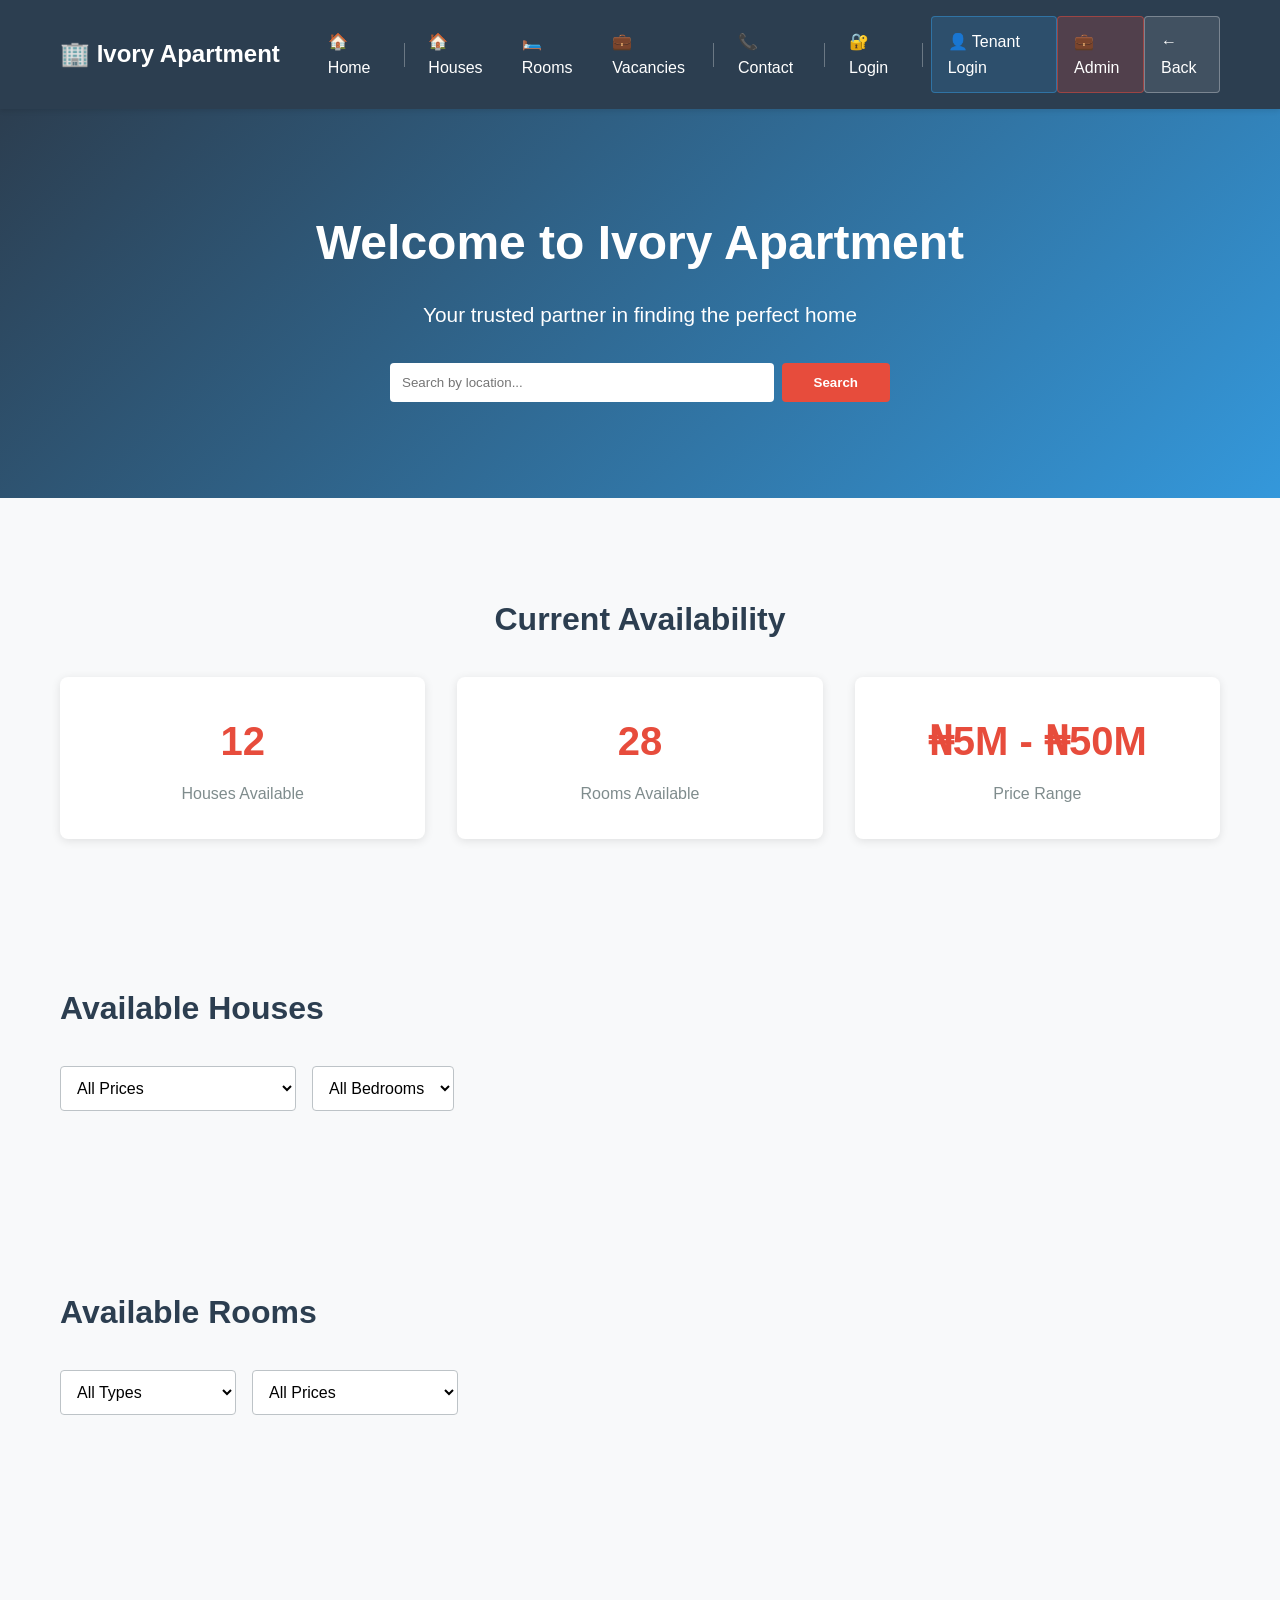
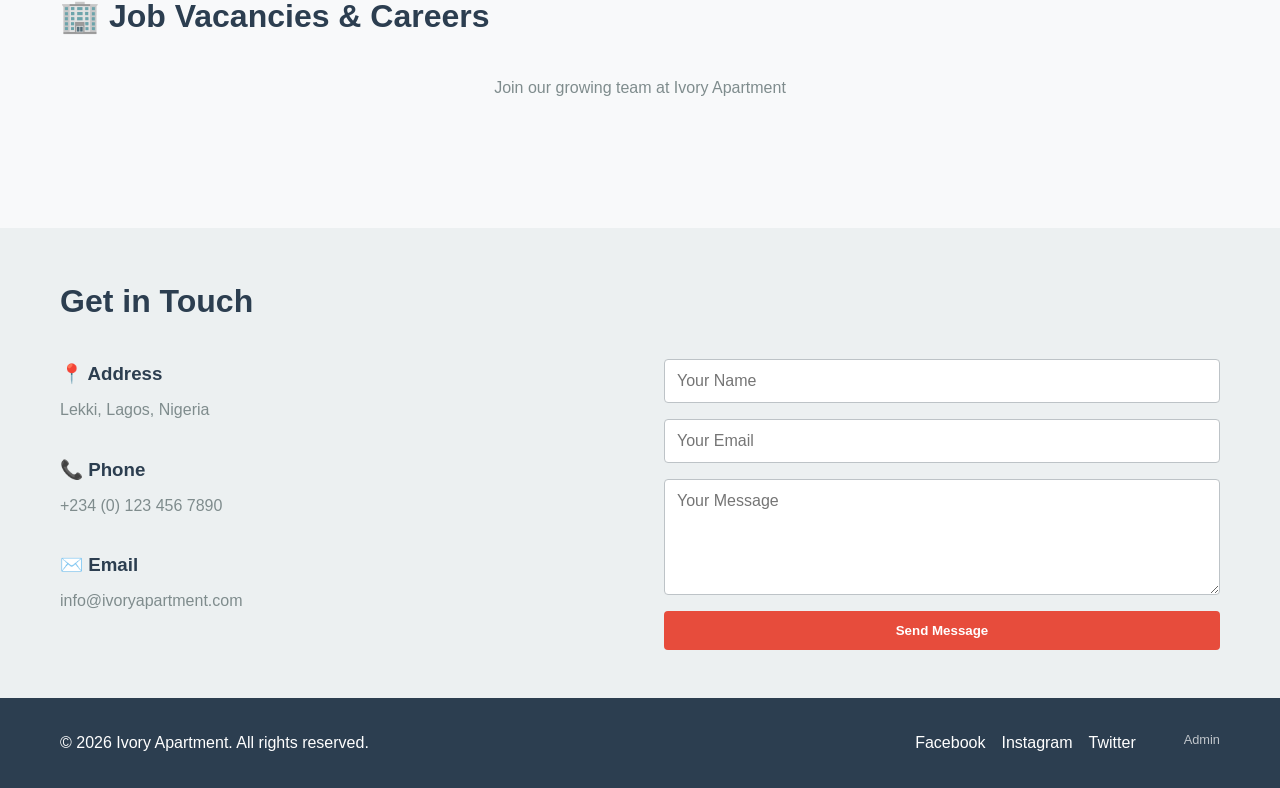
<file: index.html>
<!DOCTYPE html>
<html lang="en">
<head>
    <meta charset="UTF-8">
    <meta name="viewport" content="width=device-width, initial-scale=1.0">
    <title>Ivory Apartment - Find Your Perfect Home</title>
    <link rel="stylesheet" href="styles.css">
</head>
<body>
    <!-- Navigation Bar -->
    <nav class="navbar">
        <div class="container nav-container">
            <div class="logo" onclick="goHome()" style="cursor: pointer;">🏢 Ivory Apartment</div>
            
            <!-- Hamburger Menu for Mobile -->
            <button class="hamburger" onclick="toggleMobileMenu()">
                <span></span>
                <span></span>
                <span></span>
            </button>
            
            <!-- Navigation Menu -->
            <ul class="nav-links" id="navMenu">
                <li><a href="#home" onclick="closeMenu()">🏠 Home</a></li>
                <li class="nav-separator"></li>
                <li><a href="#houses" onclick="closeMenu()">🏠 Houses</a></li>
                <li><a href="rooms.html" onclick="closeMenu()">🛏️ Rooms</a></li>
                <li><a href="#vacancies" onclick="closeMenu()">💼 Vacancies</a></li>
                <li class="nav-separator"></li>
                <li><a href="#contact" onclick="closeMenu()">📞 Contact</a></li>
                <li class="nav-separator"></li>
                <li id="userMenuNav">
                    <span id="userDisplay" style="color: white; cursor: pointer;">
                        <a href="javascript:showLoginModal()" id="loginLink">🔐 Login</a>
                    </span>
                </li>
                <li class="nav-separator"></li>
                <li><a href="tenant-login.html" class="nav-tenant-btn">👤 Tenant Login</a></li>
                <li><a href="admin.html" class="nav-admin-btn">💼 Admin</a></li>
                <li><a href="home.html" class="nav-home-btn">← Back</a></li>
            </ul>
        </div>
    </nav>

    <!-- Login Modal -->
    <div id="loginModal" class="modal">
        <div class="modal-content">
            <span class="close" onclick="closeLoginModal()">&times;</span>
            <div class="modal-header">
                <h2>Welcome to Ivory Apartment</h2>
                <p>Login to view your saved listings and inquiries</p>
            </div>
            
            <div class="tab-buttons">
                <button class="tab-btn active" onclick="switchTab('login')">Login</button>
                <button class="tab-btn" onclick="switchTab('signup')">Sign Up</button>
            </div>

            <!-- Login Form -->
            <form id="loginForm" class="tab-content active">
                <div class="form-group">
                    <label for="loginEmail">Email Address</label>
                    <input type="email" id="loginEmail" placeholder="Enter your email" required>
                </div>
                <div class="form-group">
                    <label for="loginPassword">Password</label>
                    <input type="password" id="loginPassword" placeholder="Enter your password" required>
                </div>
                <div class="form-group checkbox">
                    <input type="checkbox" id="rememberMe">
                    <label for="rememberMe">Remember me</label>
                </div>
                <button type="submit" class="btn-primary">Login</button>
                <p class="form-link">Don't have an account? <a href="javascript:switchTab('signup')">Sign up here</a></p>
            </form>

            <!-- Signup Form -->
            <form id="signupForm" class="tab-content">
                <div class="form-group">
                    <label for="signupName">Full Name</label>
                    <input type="text" id="signupName" placeholder="Enter your full name" required>
                </div>
                <div class="form-group">
                    <label for="signupEmail">Email Address</label>
                    <input type="email" id="signupEmail" placeholder="Enter your email" required>
                </div>
                <div class="form-group">
                    <label for="signupPhone">Phone Number</label>
                    <input type="tel" id="signupPhone" placeholder="Enter your phone number" required>
                </div>
                <div class="form-group">
                    <label for="signupPassword">Password</label>
                    <input type="password" id="signupPassword" placeholder="Create a password" required>
                </div>
                <div class="form-group">
                    <label for="signupConfirmPassword">Confirm Password</label>
                    <input type="password" id="signupConfirmPassword" placeholder="Confirm your password" required>
                </div>
                <button type="submit" class="btn-primary">Create Account</button>
                <p class="form-link">Already have an account? <a href="javascript:switchTab('login')">Login here</a></p>
            </form>
        </div>
    </div>

    <!-- User Dashboard Modal -->
    <div id="userDashboardModal" class="modal">
        <div class="modal-content">
            <span class="close" onclick="closeUserDashboard()">&times;</span>
            <div class="dashboard-header">
                <h2>Welcome, <span id="dashboardUserName"></span>!</h2>
                <button class="btn-logout" onclick="logout()">Logout</button>
            </div>
            
            <div class="dashboard-tabs">
                <button class="dashboard-tab-btn active" onclick="switchDashboardTab('profile')">Profile</button>
                <button class="dashboard-tab-btn" onclick="switchDashboardTab('saved')">Saved Listings</button>
                <button class="dashboard-tab-btn" onclick="switchDashboardTab('inquiries')">My Inquiries</button>
                <button class="dashboard-tab-btn" onclick="switchDashboardTab('payroll')">💰 Payroll</button>
            </div>

            <div style="display: flex; gap: 1rem; margin-bottom: 1rem;">
                <button class="btn-primary" onclick="openPaymentModal()">💳 Make Payment</button>
                <button class="btn-secondary" onclick="viewPaymentHistory()">📊 Payment History</button>
            </div>

            <!-- Profile Tab -->
            <div id="profileTab" class="dashboard-tab-content active">
                <div class="profile-info">
                    <h3>User Information</h3>
                    <div class="info-group">
                        <label>Name:</label>
                        <p id="profileName"></p>
                    </div>
                    <div class="info-group">
                        <label>Email:</label>
                        <p id="profileEmail"></p>
                    </div>
                    <div class="info-group">
                        <label>Phone:</label>
                        <p id="profilePhone"></p>
                    </div>
                    <button class="btn-primary" onclick="editProfile()">Edit Profile</button>
                </div>
            </div>

            <!-- Saved Listings Tab -->
            <div id="savedTab" class="dashboard-tab-content">
                <h3>Your Saved Listings</h3>
                <div id="savedListings" class="saved-listings">
                    <p>No saved listings yet. Start saving your favorite properties!</p>
                </div>
            </div>

            <!-- Inquiries Tab -->
            <div id="inquiriesTab" class="dashboard-tab-content">
                <h3>Your Inquiries</h3>
                <div id="inquiriesList" class="inquiries-list">
                    <p>No inquiries yet.</p>
                </div>
            </div>

            <!-- Payroll Tab -->
            <div id="payrollTab" class="dashboard-tab-content">
                <h3>💰 Your Payroll Information</h3>
                <div class="payroll-content">
                    <div class="payroll-summary">
                        <div class="payroll-card">
                            <label>Monthly Salary</label>
                            <p class="payroll-amount" id="monthlySalary">₦0</p>
                        </div>
                        <div class="payroll-card">
                            <label>Year-to-Date Earnings</label>
                            <p class="payroll-amount" id="ytdEarnings">₦0</p>
                        </div>
                        <div class="payroll-card">
                            <label>Total Deductions</label>
                            <p class="payroll-amount" id="totalDeductions">₦0</p>
                        </div>
                        <div class="payroll-card">
                            <label>Net Pay</label>
                            <p class="payroll-amount" id="netPay">₦0</p>
                        </div>
                    </div>

                    <div class="payroll-history">
                        <h4>Payment History</h4>
                        <div id="paymentHistoryList" class="payment-list">
                            <p>No payment records found.</p>
                        </div>
                    </div>

                    <div class="payroll-details">
                        <h4>Current Payroll Details</h4>
                        <div class="details-grid">
                            <div class="detail-item">
                                <label>Position:</label>
                                <p id="currentPosition">Not specified</p>
                            </div>
                            <div class="detail-item">
                                <label>Employment Status:</label>
                                <p id="employmentStatus">Active</p>
                            </div>
                            <div class="detail-item">
                                <label>Last Payment Date:</label>
                                <p id="lastPaymentDate">N/A</p>
                            </div>
                            <div class="detail-item">
                                <label>Next Payment Date:</label>
                                <p id="nextPaymentDate">N/A</p>
                            </div>
                        </div>
                    </div>

                    <button class="btn-secondary" onclick="downloadPayslip()">📥 Download Payslip</button>
                    <button class="btn-secondary" onclick="viewPayrollDetails()">📊 View Details</button>
                </div>
            </div>
        </div>
    </div>

    <!-- Hero Section -->
    <section id="home" class="hero">
        <div class="hero-content">
            <h1>Welcome to Ivory Apartment</h1>
            <p>Your trusted partner in finding the perfect home</p>
            <div class="search-bar">
                <input type="text" placeholder="Search by location..." id="searchInput">
                <button onclick="filterListings()">Search</button>
            </div>
        </div>
    </section>

    <!-- Statistics Overview -->
    <section class="vacancies-overview">
        <div class="container">
            <h2>Current Availability</h2>
            <div class="vacancy-stats">
                <div class="stat-card">
                    <h3 id="houseCount">12</h3>
                    <p>Houses Available</p>
                </div>
                <div class="stat-card">
                    <h3 id="roomCount">28</h3>
                    <p>Rooms Available</p>
                </div>
                <div class="stat-card">
                    <h3>₦5M - ₦50M</h3>
                    <p>Price Range</p>
                </div>
            </div>
        </div>
    </section>

    <!-- Houses Section -->
    <section id="houses" class="listings-section">
        <div class="container">
            <h2>Available Houses</h2>
            <div class="filters">
                <select id="priceFilter" onchange="filterListings()">
                    <option value="">All Prices</option>
                    <option value="budget">Budget (₦5M - ₦15M)</option>
                    <option value="mid">Mid-Range (₦15M - ₦30M)</option>
                    <option value="premium">Premium (₦30M+)</option>
                </select>
                <select id="bedroomFilter" onchange="filterListings()">
                    <option value="">All Bedrooms</option>
                    <option value="2">2 Bedrooms</option>
                    <option value="3">3 Bedrooms</option>
                    <option value="4">4+ Bedrooms</option>
                </select>
            </div>
            <div id="housesList" class="listings-grid">
                <!-- Houses will be populated here by JavaScript -->
            </div>
        </div>
    </section>

    <!-- Rooms Section -->
    <section id="rooms" class="listings-section">
        <div class="container">
            <h2>Available Rooms</h2>
            <div class="filters">
                <select id="roomTypeFilter" onchange="filterListings()">
                    <option value="">All Types</option>
                    <option value="single">Single Room</option>
                    <option value="self-contained">Self-Contained</option>
                    <option value="shared">Shared Apartment</option>
                </select>
                <select id="roomPriceFilter" onchange="filterListings()">
                    <option value="">All Prices</option>
                    <option value="budget">Budget (₦500K - ₦1M)</option>
                    <option value="mid">Standard (₦1M - ₦2M)</option>
                    <option value="premium">Premium (₦2M+)</option>
                </select>
            </div>
            <div id="roomsList" class="listings-grid">
                <!-- Rooms will be populated here by JavaScript -->
            </div>
        </div>
    </section>

    <!-- Job Vacancies Section -->
    <section id="vacancies" class="listings-section">
        <div class="container">
            <h2>🏢 Job Vacancies & Careers</h2>
            <p style="text-align: center; color: #7f8c8d; margin-bottom: 2rem;">Join our growing team at Ivory Apartment</p>
            <div id="vacanciesList" class="listings-grid">
                <!-- Vacancies will be populated here by JavaScript -->
            </div>
        </div>
    </section>

    <!-- Contact Section -->
    <section id="contact" class="contact-section">
        <div class="container">
            <h2>Get in Touch</h2>
            <div class="contact-content">
                <div class="contact-info">
                    <div class="info-item">
                        <h3>📍 Address</h3>
                        <p>Lekki, Lagos, Nigeria</p>
                    </div>
                    <div class="info-item">
                        <h3>📞 Phone</h3>
                        <p>+234 (0) 123 456 7890</p>
                    </div>
                    <div class="info-item">
                        <h3>✉️ Email</h3>
                        <p>info@ivoryapartment.com</p>
                    </div>
                </div>
                <form class="contact-form">
                    <input type="text" placeholder="Your Name" required>
                    <input type="email" placeholder="Your Email" required>
                    <textarea placeholder="Your Message" rows="5" required></textarea>
                    <button type="submit">Send Message</button>
                </form>
            </div>
        </div>
    </section>

    <!-- Footer -->
    <footer class="footer">
        <div class="container">
            <p>&copy; 2026 Ivory Apartment. All rights reserved.</p>
            <div class="social-links">
                <a href="#">Facebook</a>
                <a href="#">Instagram</a>
                <a href="#">Twitter</a>
                <a href="admin.html" style="margin-left: 2rem; font-size: 0.8rem; opacity: 0.7;">Admin</a>
            </div>
        </div>
    </footer>

    <script src="script.js"></script>
</body>
</html>
</file>
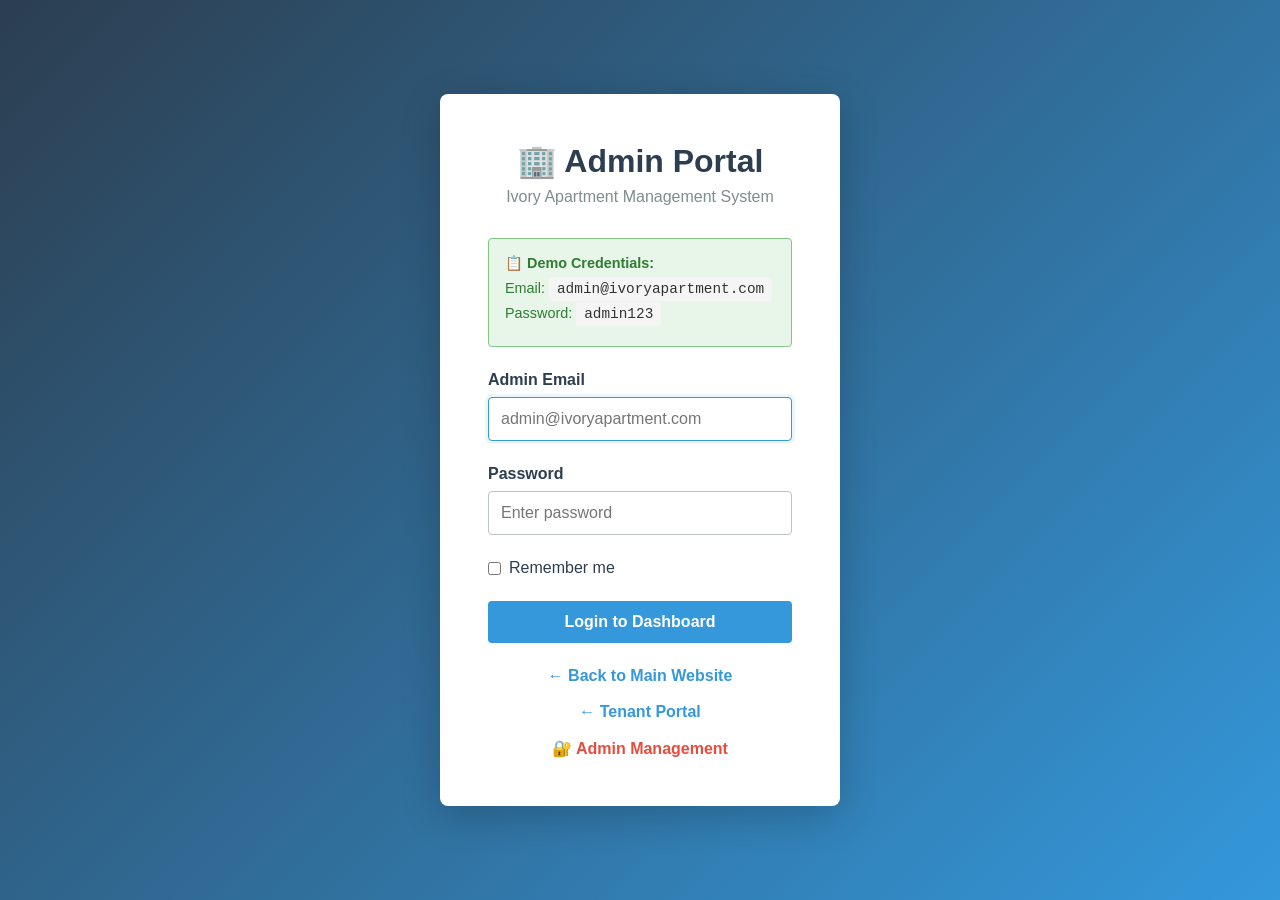
<file: admin-login.html>
<!DOCTYPE html>
<html lang="en">
<head>
    <meta charset="UTF-8">
    <meta name="viewport" content="width=device-width, initial-scale=1.0">
    <title>Admin Login - Ivory Apartment</title>
    <style>
        * {
            margin: 0;
            padding: 0;
            box-sizing: border-box;
        }

        body {
            font-family: 'Segoe UI', Tahoma, Geneva, Verdana, sans-serif;
            background: linear-gradient(135deg, #2c3e50, #3498db);
            display: flex;
            align-items: center;
            justify-content: center;
            min-height: 100vh;
        }

        .login-container {
            background: white;
            padding: 3rem;
            border-radius: 8px;
            box-shadow: 0 10px 40px rgba(0, 0, 0, 0.2);
            width: 100%;
            max-width: 400px;
        }

        .login-header {
            text-align: center;
            margin-bottom: 2rem;
        }

        .login-header h1 {
            font-size: 2rem;
            color: #2c3e50;
            margin-bottom: 0.5rem;
        }

        .login-header p {
            color: #7f8c8d;
        }

        .form-group {
            margin-bottom: 1.5rem;
        }

        .form-group label {
            display: block;
            margin-bottom: 0.5rem;
            color: #2c3e50;
            font-weight: 600;
        }

        .form-group input {
            width: 100%;
            padding: 0.75rem;
            border: 1px solid #bdc3c7;
            border-radius: 4px;
            font-size: 1rem;
            transition: border-color 0.3s;
        }

        .form-group input:focus {
            outline: none;
            border-color: #3498db;
            box-shadow: 0 0 0 3px rgba(52, 152, 219, 0.1);
        }

        .btn-login {
            width: 100%;
            padding: 0.75rem;
            background-color: #3498db;
            color: white;
            border: none;
            border-radius: 4px;
            font-weight: bold;
            font-size: 1rem;
            cursor: pointer;
            transition: background-color 0.3s;
        }

        .btn-login:hover {
            background-color: #2980b9;
        }

        .back-link {
            text-align: center;
            margin-top: 1.5rem;
        }

        .back-link a {
            color: #3498db;
            text-decoration: none;
            font-weight: 600;
        }

        .back-link a:hover {
            text-decoration: underline;
        }

        .demo-credentials {
            background-color: #e8f5e9;
            border: 1px solid #81c784;
            border-radius: 4px;
            padding: 1rem;
            margin-bottom: 1.5rem;
            font-size: 0.9rem;
        }

        .demo-credentials p {
            color: #2e7d32;
            margin-bottom: 0.5rem;
        }

        .demo-credentials code {
            background-color: #f5f5f5;
            padding: 0.25rem 0.5rem;
            border-radius: 3px;
            font-family: 'Courier New', monospace;
            color: #333;
        }

        .form-group.checkbox {
            display: flex;
            align-items: center;
            margin-bottom: 1.5rem;
        }

        .form-group.checkbox input {
            width: auto;
            margin-right: 0.5rem;
        }

        .form-group.checkbox label {
            margin-bottom: 0;
            font-weight: normal;
            cursor: pointer;
        }

        .error-message {
            background-color: #ffebee;
            border: 1px solid #ef5350;
            color: #c62828;
            padding: 0.75rem;
            border-radius: 4px;
            margin-bottom: 1rem;
            display: none;
        }

        @media (max-width: 480px) {
            .login-container {
                padding: 2rem;
                margin: 1rem;
            }

            .login-header h1 {
                font-size: 1.5rem;
            }
        }
    </style>
</head>
<body>
    <div class="login-container">
        <div class="login-header">
            <h1>🏢 Admin Portal</h1>
            <p>Ivory Apartment Management System</p>
        </div>

        <div class="demo-credentials">
            <p><strong>📋 Demo Credentials:</strong></p>
            <p>Email: <code>admin@ivoryapartment.com</code></p>
            <p>Password: <code>admin123</code></p>
        </div>

        <div id="errorMessage" class="error-message"></div>

        <form id="adminLoginForm" onsubmit="handleAdminLogin(event)">
            <div class="form-group">
                <label for="adminEmail">Admin Email</label>
                <input type="email" id="adminEmail" placeholder="admin@ivoryapartment.com" required autofocus>
            </div>
            <div class="form-group">
                <label for="adminPassword">Password</label>
                <input type="password" id="adminPassword" placeholder="Enter password" required>
            </div>
            <div class="form-group checkbox">
                <input type="checkbox" id="rememberAdmin">
                <label for="rememberAdmin">Remember me</label>
            </div>
            <button type="submit" class="btn-login">Login to Dashboard</button>
        </form>

        <div class="back-link">
            <a href="home.html">← Back to Main Website</a>
            <br><br>
            <a href="index.html">← Tenant Portal</a>
            <br><br>
            <a href="admins.html" style="color: #e74c3c; font-weight: bold;">🔐 Admin Management</a>
        </div>
    </div>

    <script>
        function handleAdminLogin(event) {
            event.preventDefault();

            const email = document.getElementById('adminEmail').value;
            const password = document.getElementById('adminPassword').value;
            const rememberMe = document.getElementById('rememberAdmin').checked;
            const errorDiv = document.getElementById('errorMessage');

            // Demo credentials
            const validEmail = 'admin@ivoryapartment.com';
            const validPassword = 'admin123';

            if (email === validEmail && password === validPassword) {
                // Set session
                sessionStorage.setItem('adminLoggedIn', 'true');
                
                // Remember me functionality
                if (rememberMe) {
                    localStorage.setItem('adminRemembered', 'true');
                }
                
                // Redirect to admin dashboard
                window.location.href = 'admin.html';
            } else {
                errorDiv.style.display = 'block';
                errorDiv.textContent = 'Invalid email or password. Please use the demo credentials.';
                document.getElementById('adminPassword').value = '';
            }
        }

        // Check if user is already logged in
        if (sessionStorage.getItem('adminLoggedIn')) {
            window.location.href = 'admin.html';
        }

        // Check for remembered admin
        if (localStorage.getItem('adminRemembered')) {
            document.getElementById('adminEmail').value = 'admin@ivoryapartment.com';
        }
    </script>
</body>
</html>
</file>
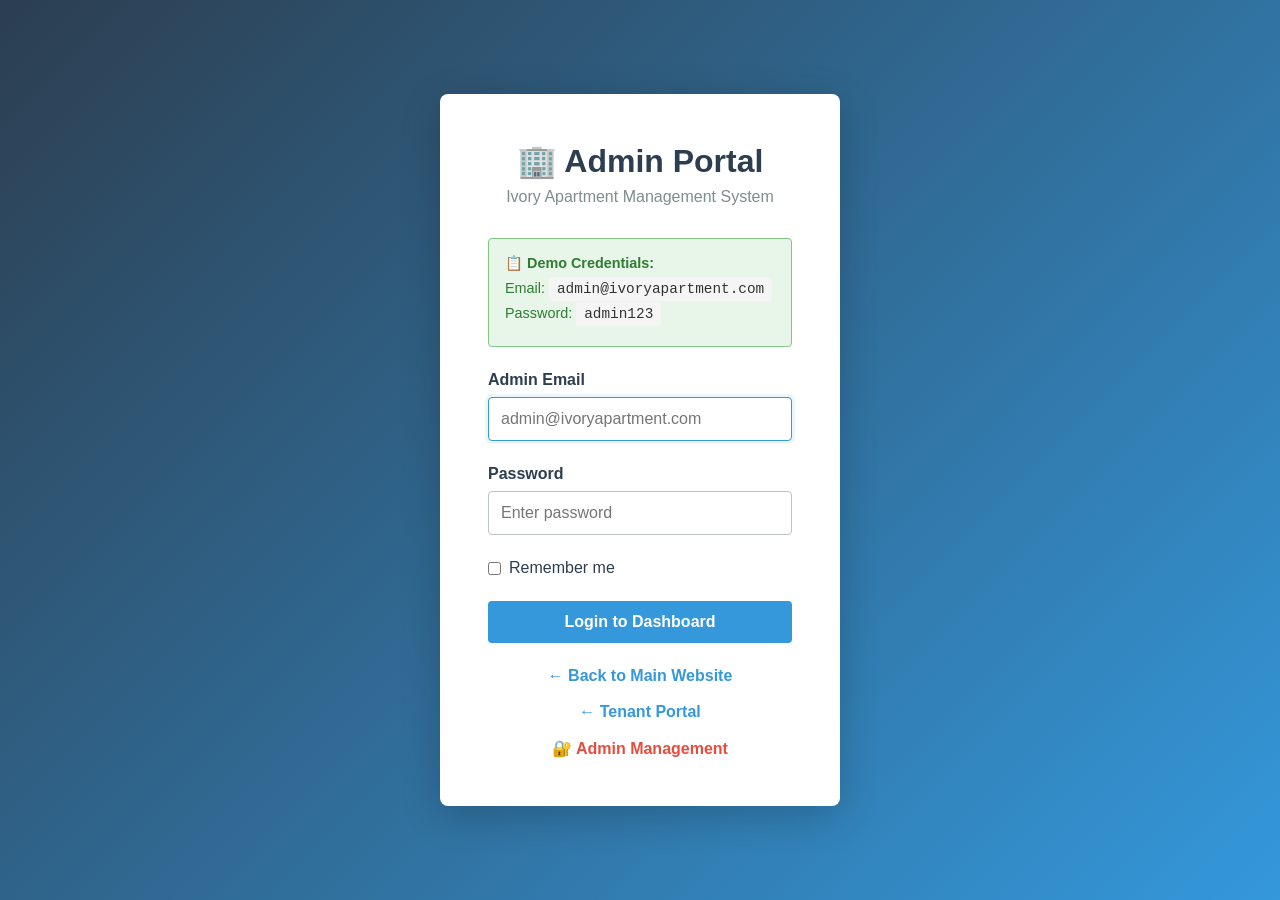
<file: admin.html>
<!DOCTYPE html>
<html lang="en">
<head>
    <meta charset="UTF-8">
    <meta name="viewport" content="width=device-width, initial-scale=1.0">
    <title>Admin Dashboard - Ivory Apartment Management</title>
    <link rel="stylesheet" href="admin-styles.css">
</head>
<body>
    <!-- Navigation Bar -->
    <nav class="navbar">
        <div class="nav-container">
            <div class="logo" onclick="window.location.href='home.html'" style="cursor: pointer;">🏢 Ivory Apartment Admin</div>
            <div class="nav-right">
                <span id="adminUserDisplay" class="user-info">Admin User</span>
                <button onclick="logoutAdmin()" class="btn-logout-nav">Logout</button>
                <a href="index.html" style="color: white; text-decoration: none; margin-left: 1rem; font-size: 0.9rem; opacity: 0.8;">← Back to Portal</a>
            </div>
        </div>
    </nav>

    <!-- Sidebar -->
    <div class="container-main">
        <aside class="sidebar">
            <div class="sidebar-menu">
                <div class="menu-item active" onclick="switchPage('dashboard', event)">
                    📊 Dashboard
                </div>
                <div class="menu-item" onclick="switchPage('payroll', event)">
                    💰 Payroll Management
                </div>
                <div class="menu-item" onclick="switchPage('rooms', event)">
                    🛏️ Room Advertisements
                </div>
                <div class="menu-item" onclick="switchPage('vacancy', event)">
                    🏠 Vacancy Management
                </div>
                <div class="menu-item" onclick="window.location.href='admins.html'">
                    🔐 Admin Management
                </div>
                <div class="menu-item" onclick="switchPage('settings', event)">
                    ⚙️ Settings
                </div>
            </div>
        </aside>

        <!-- Main Content -->
        <main class="main-content">
            <!-- Dashboard Page -->
            <div id="dashboardPage" class="page active">
                <h1>Management Dashboard</h1>
                
                <div class="dashboard-grid">
                    <div class="stat-card">
                        <div class="stat-icon">💼</div>
                        <div class="stat-content">
                            <h3>Active Staff</h3>
                            <p class="stat-number" id="activeStaffCount">0</p>
                        </div>
                    </div>
                    <div class="stat-card">
                        <div class="stat-icon">💵</div>
                        <div class="stat-content">
                            <h3>Monthly Payroll</h3>
                            <p class="stat-number" id="totalPayroll">₦0</p>
                        </div>
                    </div>
                    <div class="stat-card">
                        <div class="stat-icon">🛏️</div>
                        <div class="stat-content">
                            <h3>Room Ads Active</h3>
                            <p class="stat-number" id="activeAdsCount">0</p>
                        </div>
                    </div>
                    <div class="stat-card">
                        <div class="stat-icon">📈</div>
                        <div class="stat-content">
                            <h3>Vacancy Rate</h3>
                            <p class="stat-number" id="vacancyRate">0%</p>
                        </div>
                    </div>
                </div>

                <div class="dashboard-row">
                    <div class="dashboard-section">
                        <h2>Recent Payroll Entries</h2>
                        <div id="recentPayrollList" class="recent-list">
                            <p class="empty-message">No payroll entries yet</p>
                        </div>
                    </div>

                    <div class="dashboard-section">
                        <h2>Recent Room Ads</h2>
                        <div id="recentAdsList" class="recent-list">
                            <p class="empty-message">No room ads yet</p>
                        </div>
                    </div>
                </div>

                <div class="dashboard-row">
                    <div class="dashboard-section full-width">
                        <h2>Occupancy Overview</h2>
                        <div id="occupancyChart" class="chart-container">
                            <div class="chart-placeholder">Loading occupancy data...</div>
                        </div>
                    </div>
                </div>
            </div>

            <!-- Payroll Management Page -->
            <div id="payrollPage" class="page">
                <h1>Payroll Management</h1>
                
                <div class="section-header">
                    <button class="btn-primary" onclick="openPayrollForm()">➕ Add New Staff</button>
                    <button class="btn-secondary" onclick="generatePayrollReport()">📋 Generate Report</button>
                </div>

                <div class="content-grid">
                    <div class="section">
                        <h2>Add Staff Member</h2>
                        <form id="payrollForm" class="form">
                            <div class="form-group">
                                <label for="staffName">Staff Name</label>
                                <input type="text" id="staffName" placeholder="Enter staff name" required>
                            </div>
                            <div class="form-group">
                                <label for="staffPosition">Position</label>
                                <select id="staffPosition" required>
                                    <option value="">Select Position</option>
                                    <option value="Manager">Manager</option>
                                    <option value="Receptionist">Receptionist</option>
                                    <option value="Cleaner">Cleaner</option>
                                    <option value="Security">Security</option>
                                    <option value="Maintenance">Maintenance</option>
                                </select>
                            </div>
                            <div class="form-group">
                                <label for="staffSalary">Monthly Salary (₦)</label>
                                <input type="number" id="staffSalary" placeholder="Enter salary amount" required>
                            </div>
                            <div class="form-group">
                                <label for="staffStatus">Employment Status</label>
                                <select id="staffStatus" required>
                                    <option value="active">Active</option>
                                    <option value="inactive">Inactive</option>
                                    <option value="on-leave">On Leave</option>
                                </select>
                            </div>
                            <button type="submit" class="btn-primary">Add Staff Member</button>
                        </form>
                    </div>

                    <div class="section">
                        <h2>Staff Payroll</h2>
                        <div id="payrollList" class="data-table">
                            <p class="empty-message">No staff members added yet</p>
                        </div>
                    </div>
                </div>
            </div>

            <!-- Room Advertisements Page -->
            <div id="roomsPage" class="page">
                <h1>Room Advertisements Management</h1>
                
                <div class="section-header">
                    <button class="btn-primary" onclick="openRoomAdForm()">➕ Post New Room Ad</button>
                    <button class="btn-secondary" onclick="downloadAdsList()">📥 Download List</button>
                </div>

                <div class="content-grid">
                    <div class="section">
                        <h2>Post Room Advertisement</h2>
                        <form id="roomAdForm" class="form">
                            <div class="form-group">
                                <label for="roomTitle">Room Title</label>
                                <input type="text" id="roomTitle" placeholder="e.g., 2-Bedroom Apartment" required>
                            </div>
                            <div class="form-group">
                                <label for="roomLocation">Location</label>
                                <input type="text" id="roomLocation" placeholder="Enter location" required>
                            </div>
                            <div class="form-group">
                                <label for="roomPrice">Monthly Rent (₦)</label>
                                <input type="number" id="roomPrice" placeholder="Enter price" required>
                            </div>
                            <div class="form-group">
                                <label for="roomType">Room Type</label>
                                <select id="roomType" required>
                                    <option value="">Select Type</option>
                                    <option value="single">Single Room</option>
                                    <option value="self-contained">Self-Contained</option>
                                    <option value="shared">Shared Apartment</option>
                                    <option value="house">House</option>
                                </select>
                            </div>
                            <div class="form-group">
                                <label for="roomDescription">Description</label>
                                <textarea id="roomDescription" placeholder="Enter room description" rows="4"></textarea>
                            </div>
                            <div class="form-group">
                                <label for="roomStatus">Status</label>
                                <select id="roomStatus" required>
                                    <option value="active">Active</option>
                                    <option value="inactive">Inactive</option>
                                    <option value="sold">Sold/Rented</option>
                                </select>
                            </div>
                            <button type="submit" class="btn-primary">Post Advertisement</button>
                        </form>
                    </div>

                    <div class="section">
                        <h2>Active Room Advertisements</h2>
                        <div id="roomAdsList" class="ads-list">
                            <p class="empty-message">No room advertisements yet</p>
                        </div>
                    </div>
                </div>
            </div>

            <!-- Vacancy Management Page -->
            <div id="vacancyPage" class="page">
                <h1>Vacancy Management</h1>
                
                <div class="section-header">
                    <button class="btn-primary" onclick="openVacancyForm()">➕ Add Vacancy</button>
                </div>

                <div class="content-grid">
                    <div class="section">
                        <h2>Create New Vacancy</h2>
                        <form id="vacancyForm" class="form">
                            <div class="form-group">
                                <label for="vacancyTitle">Vacancy Title</label>
                                <input type="text" id="vacancyTitle" placeholder="e.g., Maintenance Officer" required>
                            </div>
                            <div class="form-group">
                                <label for="vacancyDepartment">Department</label>
                                <select id="vacancyDepartment" required>
                                    <option value="">Select Department</option>
                                    <option value="Management">Management</option>
                                    <option value="Operations">Operations</option>
                                    <option value="Maintenance">Maintenance</option>
                                    <option value="Security">Security</option>
                                    <option value="Cleaning">Cleaning</option>
                                </select>
                            </div>
                            <div class="form-group">
                                <label for="vacancySalary">Expected Salary (₦)</label>
                                <input type="number" id="vacancySalary" placeholder="Enter salary range" required>
                            </div>
                            <div class="form-group">
                                <label for="vacancyRequirements">Requirements</label>
                                <textarea id="vacancyRequirements" placeholder="Enter job requirements" rows="4"></textarea>
                            </div>
                            <div class="form-group">
                                <label for="vacancyStatus">Status</label>
                                <select id="vacancyStatus" required>
                                    <option value="open">Open</option>
                                    <option value="filled">Filled</option>
                                    <option value="closed">Closed</option>
                                </select>
                            </div>
                            <button type="submit" class="btn-primary">Post Vacancy</button>
                        </form>
                    </div>

                    <div class="section">
                        <h2>Current Vacancies</h2>
                        <div id="vacanciesList" class="vacancies-list">
                            <p class="empty-message">No vacancies posted yet</p>
                        </div>
                    </div>
                </div>

                <div class="section full-width">
                    <h2>Vacancy Statistics</h2>
                    <div class="stats-grid">
                        <div class="stat-box">
                            <h3>Open Positions</h3>
                            <p id="openPositions" class="stat-value">0</p>
                        </div>
                        <div class="stat-box">
                            <h3>Total Applicants</h3>
                            <p id="totalApplicants" class="stat-value">0</p>
                        </div>
                        <div class="stat-box">
                            <h3>Filled Positions</h3>
                            <p id="filledPositions" class="stat-value">0</p>
                        </div>
                    </div>
                </div>
            </div>

            <!-- Settings Page -->
            <div id="settingsPage" class="page">
                <h1>Settings</h1>

                <div class="content-grid">
                    <div class="section">
                        <h2>Company Information</h2>
                        <form id="companySettingsForm" class="form">
                            <div class="form-group">
                                <label for="companyName">Company Name</label>
                                <input type="text" id="companyName" placeholder="Ivory Apartment" required>
                            </div>
                            <div class="form-group">
                                <label for="companyAddress">Address</label>
                                <input type="text" id="companyAddress" placeholder="Enter company address" required>
                            </div>
                            <div class="form-group">
                                <label for="companyPhone">Phone</label>
                                <input type="tel" id="companyPhone" placeholder="Enter phone number" required>
                            </div>
                            <div class="form-group">
                                <label for="companyEmail">Email</label>
                                <input type="email" id="companyEmail" placeholder="Enter email address" required>
                            </div>
                            <button type="submit" class="btn-primary">Save Company Settings</button>
                        </form>
                    </div>

                    <div class="section">
                        <h2>Account Settings</h2>
                        <form id="accountSettingsForm" class="form">
                            <div class="form-group">
                                <label for="adminPassword">Current Password</label>
                                <input type="password" id="adminPassword" placeholder="Enter current password" required>
                            </div>
                            <div class="form-group">
                                <label for="newPassword">New Password</label>
                                <input type="password" id="newPassword" placeholder="Enter new password" required>
                            </div>
                            <div class="form-group">
                                <label for="confirmPassword">Confirm Password</label>
                                <input type="password" id="confirmPassword" placeholder="Confirm new password" required>
                            </div>
                            <button type="submit" class="btn-primary">Change Password</button>
                        </form>
                    </div>

                    <div class="section">
                        <h2>System Settings</h2>
                        <div class="settings-option">
                            <div class="option-header">
                                <h3>Notifications</h3>
                                <label class="toggle">
                                    <input type="checkbox" id="notificationsToggle" checked>
                                    <span class="slider"></span>
                                </label>
                            </div>
                            <p>Receive email notifications for new inquiries</p>
                        </div>

                        <div class="settings-option">
                            <div class="option-header">
                                <h3>Auto-Backup</h3>
                                <label class="toggle">
                                    <input type="checkbox" id="autoBackupToggle" checked>
                                    <span class="slider"></span>
                                </label>
                            </div>
                            <p>Automatically backup data daily</p>
                        </div>

                        <div class="settings-option">
                            <div class="option-header">
                                <h3>Dark Mode</h3>
                                <label class="toggle">
                                    <input type="checkbox" id="darkModeToggle">
                                    <span class="slider"></span>
                                </label>
                            </div>
                            <p>Enable dark mode for the dashboard</p>
                        </div>

                        <button class="btn-secondary" onclick="backupData()">💾 Backup Data Now</button>
                        <button class="btn-danger" onclick="resetDashboard()">🔄 Reset Dashboard</button>
                    </div>
                </div>
            </div>
        </main>
    </div>

    <script src="admin-script.js"></script>
</body>
</html>


<!-- Add payment script at the end before closing body tag -->
<script src="payment-module.js"></script>

<!-- Add payment button to dashboard -->
<style>
    .admin-payment-btn {
        background: linear-gradient(135deg, #3498db, #2980b9);
        color: white;
        padding: 0.75rem 1.5rem;
        border: none;
        border-radius: 4px;
        cursor: pointer;
        font-weight: 600;
        font-size: 0.95rem;
        transition: all 0.3s;
        margin-right: 1rem;
    }

    .admin-payment-btn:hover {
        transform: translateY(-2px);
        box-shadow: 0 4px 12px rgba(52, 152, 219, 0.3);
    }
</style>

<script>
    // Add payment button to dashboard header
    document.addEventListener('DOMContentLoaded', function() {
        const sectionHeader = document.querySelector('.section-header');
        if (sectionHeader) {
            const paymentBtn = document.createElement('button');
            paymentBtn.className = 'admin-payment-btn';
            paymentBtn.innerHTML = '💳 Make Payment';
            paymentBtn.onclick = function() {
                openPaymentModal();
            };
            sectionHeader.insertBefore(paymentBtn, sectionHeader.firstChild);
        }
    });
</script>
</file>
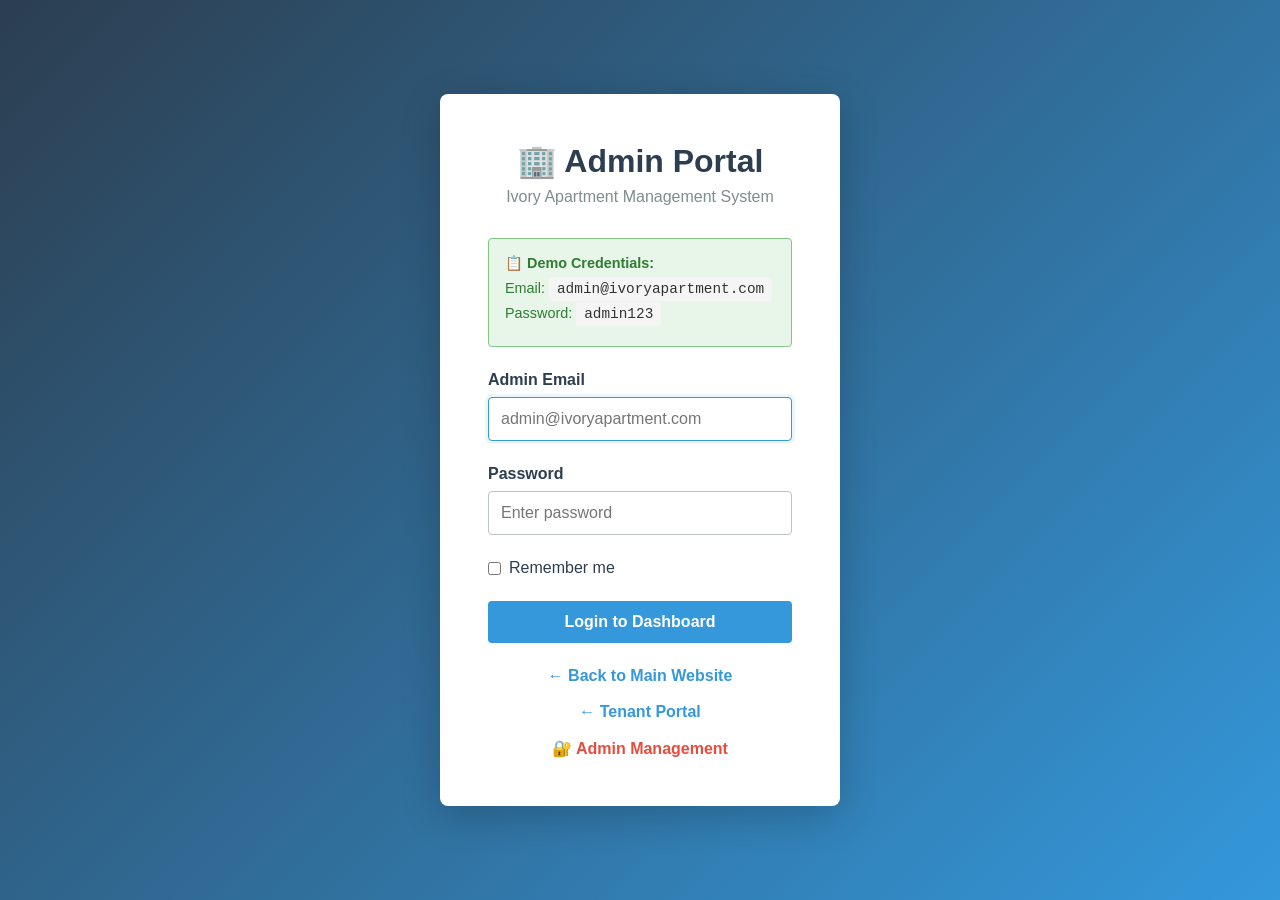
<file: admins.html>
<!DOCTYPE html>
<html lang="en">
<head>
    <meta charset="UTF-8">
    <meta name="viewport" content="width=device-width, initial-scale=1.0">
    <title>Admins Management - Ivory Apartment</title>
    <link rel="stylesheet" href="admins-styles.css">
</head>
<body>
    <!-- Navigation Bar -->
    <nav class="navbar">
        <div class="nav-container">
            <div class="logo" onclick="window.location.href='admin.html'" style="cursor: pointer;">🏢 Ivory Apartment - Admins</div>
            <div class="nav-right">
                <span id="adminUserDisplay" class="user-info">Admin User</span>
                <button onclick="logoutAdmin()" class="btn-logout-nav">Logout</button>
                <a href="admin.html" style="color: white; text-decoration: none; margin-left: 1rem; font-size: 0.9rem; opacity: 0.8;">← Back to Dashboard</a>
            </div>
        </div>
    </nav>

    <!-- Main Content -->
    <div class="container-main">
        <h1>🔐 Admin Management System</h1>
        
        <!-- Statistics -->
        <div class="admin-stats">
            <div class="stat-card">
                <div class="stat-icon">👥</div>
                <div class="stat-info">
                    <h3 id="totalAdmins">0</h3>
                    <p>Total Admins</p>
                </div>
            </div>
            <div class="stat-card">
                <div class="stat-icon">✅</div>
                <div class="stat-info">
                    <h3 id="activeAdmins">0</h3>
                    <p>Active Admins</p>
                </div>
            </div>
            <div class="stat-card">
                <div class="stat-icon">⏸️</div>
                <div class="stat-info">
                    <h3 id="inactiveAdmins">0</h3>
                    <p>Inactive Admins</p>
                </div>
            </div>
            <div class="stat-card">
                <div class="stat-icon">🛡️</div>
                <div class="stat-info">
                    <h3 id="superAdmins">0</h3>
                    <p>Super Admins</p>
                </div>
            </div>
        </div>

        <!-- Content Grid -->
        <div class="content-grid">
            <!-- Add Admin Section -->
            <div class="section">
                <h2>➕ Add New Admin</h2>
                <form id="adminForm" class="form">
                    <div class="form-group">
                        <label for="adminName">Full Name *</label>
                        <input type="text" id="adminName" placeholder="Enter admin name" required>
                    </div>
                    <div class="form-group">
                        <label for="adminEmail">Email Address *</label>
                        <input type="email" id="adminEmail" placeholder="Enter admin email" required>
                    </div>
                    <div class="form-group">
                        <label for="adminPassword">Password *</label>
                        <input type="password" id="adminPassword" placeholder="Enter password" required>
                    </div>
                    <div class="form-group">
                        <label for="adminPhone">Phone Number</label>
                        <input type="tel" id="adminPhone" placeholder="Enter phone number">
                    </div>
                    <div class="form-group">
                        <label for="adminRole">Role *</label>
                        <select id="adminRole" required>
                            <option value="">Select Role</option>
                            <option value="super-admin">Super Admin (Full Access)</option>
                            <option value="admin">Admin (Full Access)</option>
                            <option value="manager">Manager (Limited Access)</option>
                            <option value="operator">Operator (View Only)</option>
                        </select>
                    </div>
                    <div class="form-group">
                        <label for="adminDepartment">Department</label>
                        <select id="adminDepartment">
                            <option value="">Select Department</option>
                            <option value="Management">Management</option>
                            <option value="Operations">Operations</option>
                            <option value="Finance">Finance</option>
                            <option value="HR">Human Resources</option>
                            <option value="Maintenance">Maintenance</option>
                            <option value="Security">Security</option>
                        </select>
                    </div>
                    <div class="form-group">
                        <label for="adminStatus">Status *</label>
                        <select id="adminStatus" required>
                            <option value="active">Active</option>
                            <option value="inactive">Inactive</option>
                            <option value="suspended">Suspended</option>
                        </select>
                    </div>
                    <button type="submit" class="btn-primary">➕ Add Admin</button>
                </form>
            </div>

            <!-- Admins List Section -->
            <div class="section full-width">
                <h2>📋 Admins List</h2>
                
                <!-- Search and Filter -->
                <div class="search-filter">
                    <input type="text" id="searchAdmin" placeholder="Search by name or email..." onkeyup="filterAdmins()">
                    <select id="filterRole" onchange="filterAdmins()">
                        <option value="">All Roles</option>
                        <option value="super-admin">Super Admin</option>
                        <option value="admin">Admin</option>
                        <option value="manager">Manager</option>
                        <option value="operator">Operator</option>
                    </select>
                    <select id="filterStatus" onchange="filterAdmins()">
                        <option value="">All Status</option>
                        <option value="active">Active</option>
                        <option value="inactive">Inactive</option>
                        <option value="suspended">Suspended</option>
                    </select>
                    <button class="btn-secondary" onclick="resetFilters()">🔄 Reset</button>
                </div>

                <!-- Admins Table -->
                <div id="adminsList" class="admins-table">
                    <p class="empty-message">No admins found. Add your first admin above.</p>
                </div>
            </div>
        </div>

        <!-- Edit Admin Modal -->
        <div id="editAdminModal" class="modal">
            <div class="modal-content">
                <span class="close" onclick="closeEditModal()">&times;</span>
                <h2>Edit Admin</h2>
                <form id="editAdminForm" class="form">
                    <input type="hidden" id="editAdminId">
                    <div class="form-group">
                        <label for="editAdminName">Full Name</label>
                        <input type="text" id="editAdminName" required>
                    </div>
                    <div class="form-group">
                        <label for="editAdminEmail">Email Address</label>
                        <input type="email" id="editAdminEmail" required>
                    </div>
                    <div class="form-group">
                        <label for="editAdminPhone">Phone Number</label>
                        <input type="tel" id="editAdminPhone">
                    </div>
                    <div class="form-group">
                        <label for="editAdminRole">Role</label>
                        <select id="editAdminRole" required>
                            <option value="super-admin">Super Admin (Full Access)</option>
                            <option value="admin">Admin (Full Access)</option>
                            <option value="manager">Manager (Limited Access)</option>
                            <option value="operator">Operator (View Only)</option>
                        </select>
                    </div>
                    <div class="form-group">
                        <label for="editAdminDepartment">Department</label>
                        <select id="editAdminDepartment">
                            <option value="">Select Department</option>
                            <option value="Management">Management</option>
                            <option value="Operations">Operations</option>
                            <option value="Finance">Finance</option>
                            <option value="HR">Human Resources</option>
                            <option value="Maintenance">Maintenance</option>
                            <option value="Security">Security</option>
                        </select>
                    </div>
                    <div class="form-group">
                        <label for="editAdminStatus">Status</label>
                        <select id="editAdminStatus" required>
                            <option value="active">Active</option>
                            <option value="inactive">Inactive</option>
                            <option value="suspended">Suspended</option>
                        </select>
                    </div>
                    <div class="form-actions">
                        <button type="submit" class="btn-primary">💾 Save Changes</button>
                        <button type="button" class="btn-secondary" onclick="closeEditModal()">Cancel</button>
                    </div>
                </form>
            </div>
        </div>

        <!-- Delete Confirmation Modal -->
        <div id="deleteConfirmModal" class="modal">
            <div class="modal-content">
                <h2>Confirm Delete</h2>
                <p id="deleteMessage">Are you sure you want to delete this admin?</p>
                <div class="form-actions">
                    <button class="btn-danger" onclick="confirmDelete()">🗑️ Delete</button>
                    <button class="btn-secondary" onclick="cancelDelete()">Cancel</button>
                </div>
            </div>
        </div>
    </div>

    <!-- Footer -->
    <footer class="footer">
        <div class="container">
            <p>&copy; 2026 Ivory Apartment. All rights reserved.</p>
            <div class="social-links">
                <a href="#">Facebook</a>
                <a href="#">Instagram</a>
                <a href="#">Twitter</a>
            </div>
        </div>
    </footer>

    <script src="admins-script.js"></script>
</body>
</html>
</file>
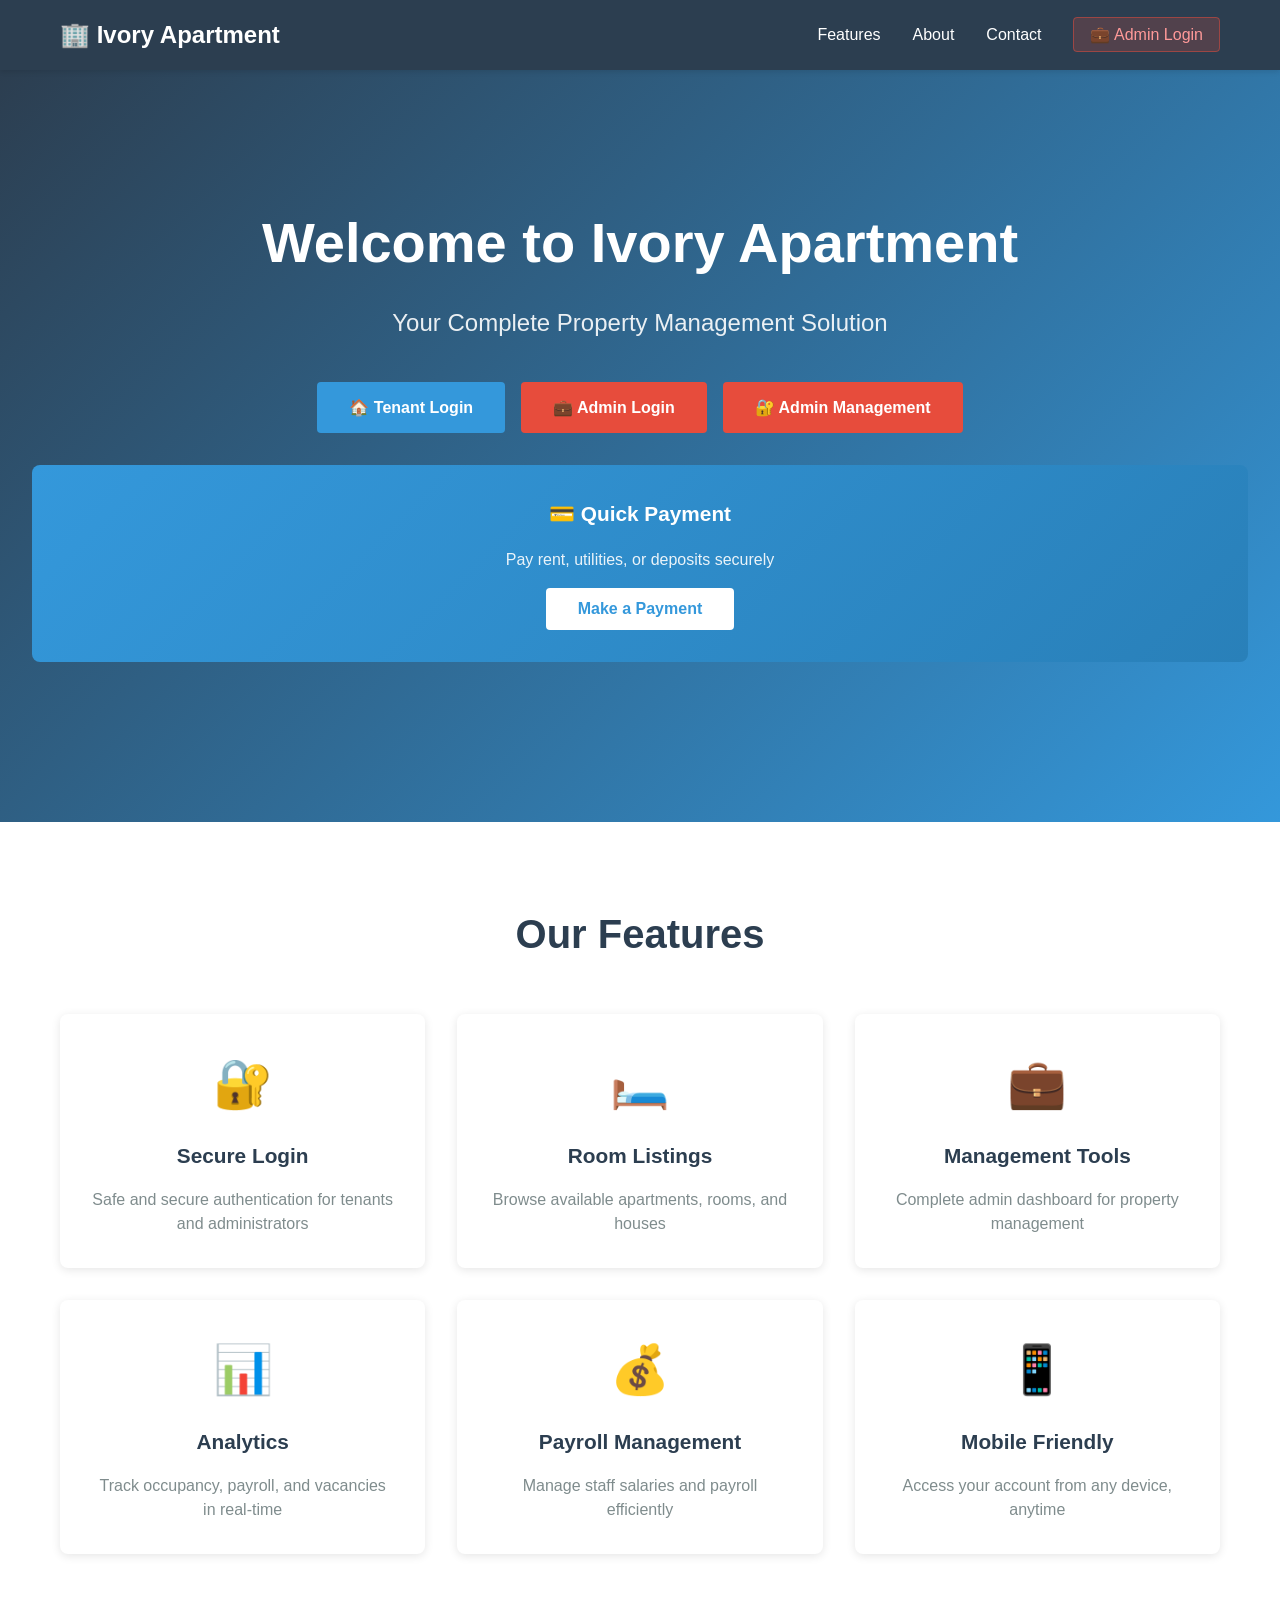
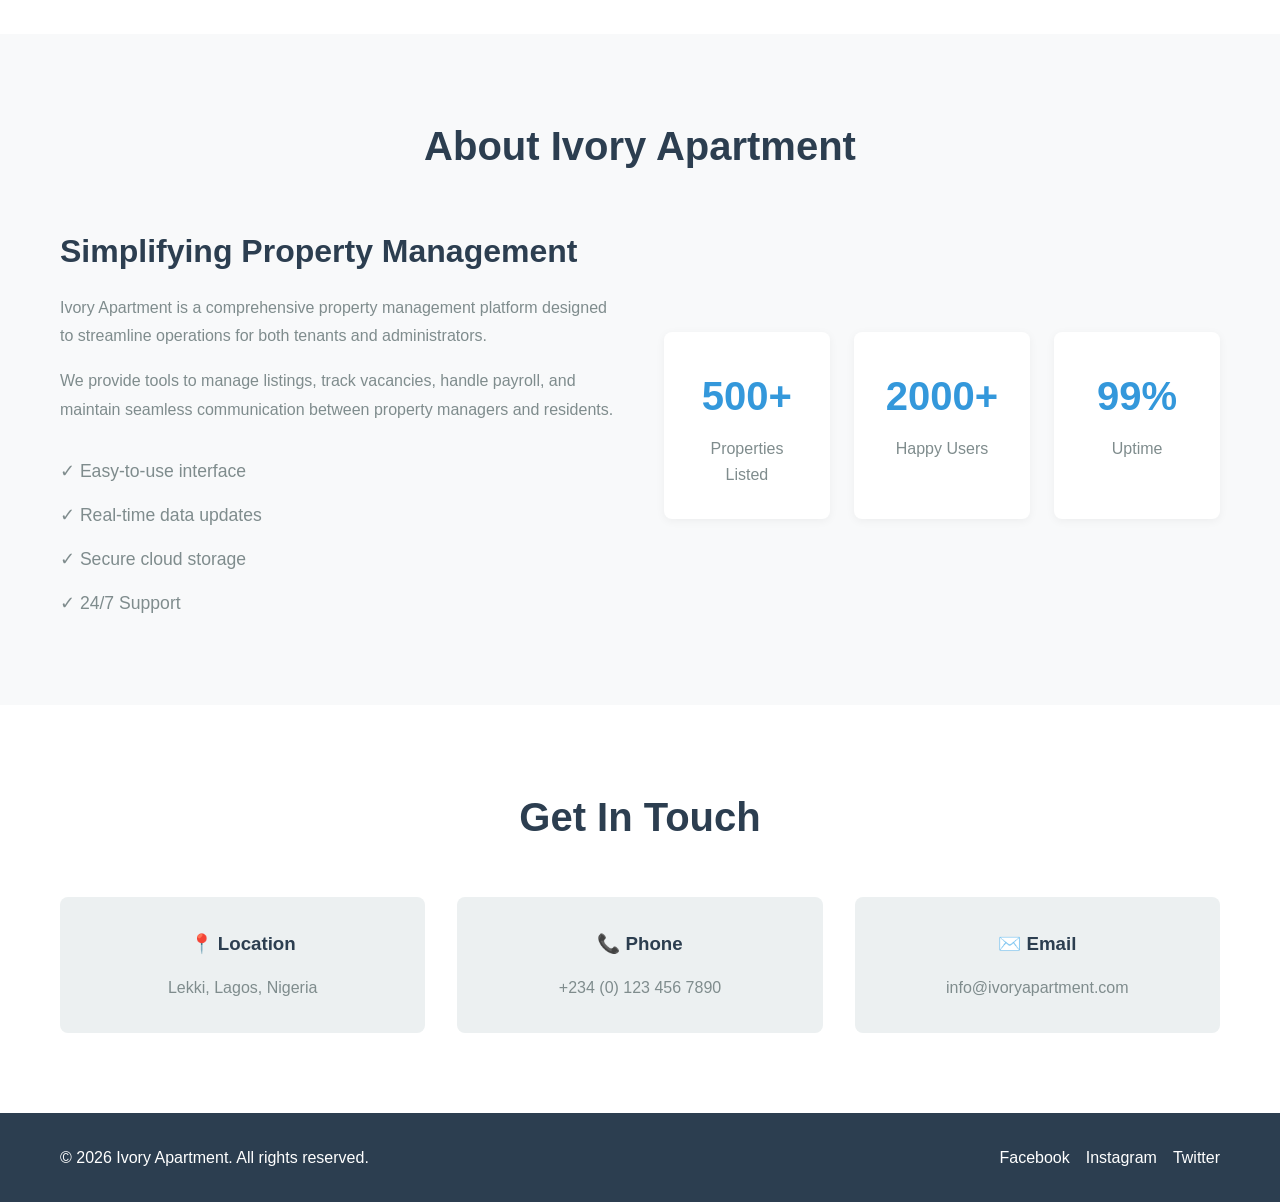
<file: home.html>
<!DOCTYPE html>
<html lang="en">
<head>
    <meta charset="UTF-8">
    <meta name="viewport" content="width=device-width, initial-scale=1.0">
    <title>Ivory Apartment - Home</title>
    <link rel="stylesheet" href="home-styles.css">
</head>
<body>
    <!-- Navigation Bar -->
    <nav class="navbar">
        <div class="container">
            <div class="logo">🏢 Ivory Apartment</div>
            <ul class="nav-links">
                <li><a href="#features">Features</a></li>
                <li><a href="#about">About</a></li>
                <li><a href="#contact">Contact</a></li>
                <li><a href="admin.html" class="nav-admin-btn">💼 Admin Login</a></li>
            </ul>
        </div>
    </nav>

    <!-- Hero Section -->
    <section class="hero">
        <div class="hero-content">
            <h1>Welcome to Ivory Apartment</h1>
            <p>Your Complete Property Management Solution</p>
            <div class="button-group">
                <button class="btn btn-primary" onclick="window.location.href='tenant-login.html'">🏠 Tenant Login</button>
                <button class="btn btn-secondary" onclick="window.location.href='admin.html'">💼 Admin Login</button>
                <button class="btn btn-secondary" onclick="window.location.href='admins.html'" style="background-color: #e74c3c;">🔐 Admin Management</button>
            </div>
        </div>
    </section>

    <!-- Features Section -->
    <section id="features" class="features">
        <div class="container">
            <h2>Our Features</h2>
            <div class="features-grid">
                <div class="feature-card">
                    <div class="feature-icon">🔐</div>
                    <h3>Secure Login</h3>
                    <p>Safe and secure authentication for tenants and administrators</p>
                </div>
                <div class="feature-card">
                    <div class="feature-icon">🛏️</div>
                    <h3>Room Listings</h3>
                    <p>Browse available apartments, rooms, and houses</p>
                </div>
                <div class="feature-card">
                    <div class="feature-icon">💼</div>
                    <h3>Management Tools</h3>
                    <p>Complete admin dashboard for property management</p>
                </div>
                <div class="feature-card">
                    <div class="feature-icon">📊</div>
                    <h3>Analytics</h3>
                    <p>Track occupancy, payroll, and vacancies in real-time</p>
                </div>
                <div class="feature-card">
                    <div class="feature-icon">💰</div>
                    <h3>Payroll Management</h3>
                    <p>Manage staff salaries and payroll efficiently</p>
                </div>
                <div class="feature-card">
                    <div class="feature-icon">📱</div>
                    <h3>Mobile Friendly</h3>
                    <p>Access your account from any device, anytime</p>
                </div>
            </div>
        </div>
    </section>

    <!-- About Section -->
    <section id="about" class="about">
        <div class="container">
            <h2>About Ivory Apartment</h2>
            <div class="about-content">
                <div class="about-text">
                    <h3>Simplifying Property Management</h3>
                    <p>Ivory Apartment is a comprehensive property management platform designed to streamline operations for both tenants and administrators.</p>
                    <p>We provide tools to manage listings, track vacancies, handle payroll, and maintain seamless communication between property managers and residents.</p>
                    <ul class="about-list">
                        <li>✓ Easy-to-use interface</li>
                        <li>✓ Real-time data updates</li>
                        <li>✓ Secure cloud storage</li>
                        <li>✓ 24/7 Support</li>
                    </ul>
                </div>
                <div class="about-stats">
                    <div class="stat">
                        <h3>500+</h3>
                        <p>Properties Listed</p>
                    </div>
                    <div class="stat">
                        <h3>2000+</h3>
                        <p>Happy Users</p>
                    </div>
                    <div class="stat">
                        <h3>99%</h3>
                        <p>Uptime</p>
                    </div>
                </div>
            </div>
        </div>
    </section>

    <!-- Contact Section -->
    <section id="contact" class="contact">
        <div class="container">
            <h2>Get In Touch</h2>
            <div class="contact-content">
                <div class="contact-info">
                    <div class="info-item">
                        <h3>📍 Location</h3>
                        <p>Lekki, Lagos, Nigeria</p>
                    </div>
                    <div class="info-item">
                        <h3>📞 Phone</h3>
                        <p>+234 (0) 123 456 7890</p>
                    </div>
                    <div class="info-item">
                        <h3>✉️ Email</h3>
                        <p>info@ivoryapartment.com</p>
                    </div>
                </div>
            </div>
        </div>
    </section>

    <!-- Login Modal -->
    <div id="loginModal" class="modal">
        <div class="modal-content">
            <span class="close" onclick="closeLoginModal()">&times;</span>
            
            <!-- Tenant Login -->
            <div id="tenantLoginForm" class="login-form">
                <div class="form-header">
                    <h2>🏠 Tenant Login</h2>
                    <p>Access your apartment portal</p>
                </div>
                <form onsubmit="handleTenantLogin(event)">
                    <div class="form-group">
                        <label for="tenantEmail">Email Address</label>
                        <input type="email" id="tenantEmail" placeholder="Enter your email" required>
                    </div>
                    <div class="form-group">
                        <label for="tenantPassword">Password</label>
                        <input type="password" id="tenantPassword" placeholder="Enter your password" required>
                    </div>
                    <button type="submit" class="btn btn-primary">Login</button>
                    <p class="form-link">Don't have an account? <a href="javascript:switchLoginForm('signup')">Sign up here</a></p>
                </form>
            </div>

            <!-- Tenant Signup -->
            <div id="tenantSignupForm" class="login-form" style="display: none;">
                <div class="form-header">
                    <h2>🏠 Create Tenant Account</h2>
                    <p>Join Ivory Apartment</p>
                </div>
                <form onsubmit="handleTenantSignup(event)">
                    <div class="form-group">
                        <label for="signupName">Full Name</label>
                        <input type="text" id="signupName" placeholder="Enter your full name" required>
                    </div>
                    <div class="form-group">
                        <label for="signupEmail">Email Address</label>
                        <input type="email" id="signupEmail" placeholder="Enter your email" required>
                    </div>
                    <div class="form-group">
                        <label for="signupPhone">Phone Number</label>
                        <input type="tel" id="signupPhone" placeholder="Enter your phone number" required>
                    </div>
                    <div class="form-group">
                        <label for="signupPassword">Password</label>
                        <input type="password" id="signupPassword" placeholder="Create a password" required>
                    </div>
                    <button type="submit" class="btn btn-primary">Create Account</button>
                    <p class="form-link">Already have an account? <a href="javascript:switchLoginForm('login')">Login here</a></p>
                </form>
            </div>

            <!-- Admin Login -->
            <div id="adminLoginForm" class="login-form" style="display: none;">
                <div class="form-header">
                    <h2>💼 Admin Portal</h2>
                    <p>Management Dashboard</p>
                </div>
                <div class="demo-note">
                    <p><strong>Demo Credentials:</strong></p>
                    <p>Email: admin@ivoryapartment.com</p>
                    <p>Password: admin123</p>
                </div>
                <form onsubmit="handleAdminLogin(event)">
                    <div class="form-group">
                        <label for="adminEmail">Admin Email</label>
                        <input type="email" id="adminEmail" placeholder="admin@ivoryapartment.com" required>
                    </div>
                    <div class="form-group">
                        <label for="adminPassword">Password</label>
                        <input type="password" id="adminPassword" placeholder="Enter your password" required>
                    </div>
                    <button type="submit" class="btn btn-primary">Login to Admin</button>
                </form>
            </div>

            <div class="login-switcher">
                <p>Need different access?</p>
                <button class="switch-btn" onclick="showLoginModal('tenant')">🏠 Tenant</button>
                <button class="switch-btn" onclick="showLoginModal('admin')">💼 Admin</button>
            </div>
        </div>
    </div>

    <!-- Footer -->
    <footer class="footer">
        <div class="container">
            <p>&copy; 2026 Ivory Apartment. All rights reserved.</p>
            <div class="social-links">
                <a href="#">Facebook</a>
                <a href="#">Instagram</a>
                <a href="#">Twitter</a>
            </div>
        </div>
    </footer>

    <script src="home-script.js"></script>
</body>
</html>


<!-- Payment Module for Home Page -->
<script src="payment-module.js"></script>

<style>
    .home-payment-section {
        background: linear-gradient(135deg, #3498db, #2980b9);
        color: white;
        padding: 2rem;
        border-radius: 8px;
        text-align: center;
        margin: 2rem 0;
    }

    .home-payment-section h3 {
        margin-bottom: 1rem;
        font-size: 1.3rem;
    }

    .home-payment-btn {
        background: white;
        color: #3498db;
        padding: 0.75rem 2rem;
        border: none;
        border-radius: 4px;
        cursor: pointer;
        font-weight: 600;
        font-size: 1rem;
        transition: all 0.3s;
    }

    .home-payment-btn:hover {
        transform: scale(1.05);
        box-shadow: 0 6px 20px rgba(0, 0, 0, 0.2);
    }
</style>

<script>
    // Add payment section to home page hero
    document.addEventListener('DOMContentLoaded', function() {
        const hero = document.querySelector('.hero');
        if (hero) {
            const paymentSection = document.createElement('div');
            paymentSection.className = 'home-payment-section';
            paymentSection.innerHTML = `
                <h3>💳 Quick Payment</h3>
                <p style="margin-bottom: 1rem; opacity: 0.9;">Pay rent, utilities, or deposits securely</p>
                <button class="home-payment-btn" onclick="openPaymentModal()">Make a Payment</button>
            `;
            hero.appendChild(paymentSection);
        }
    });
</script>
</file>
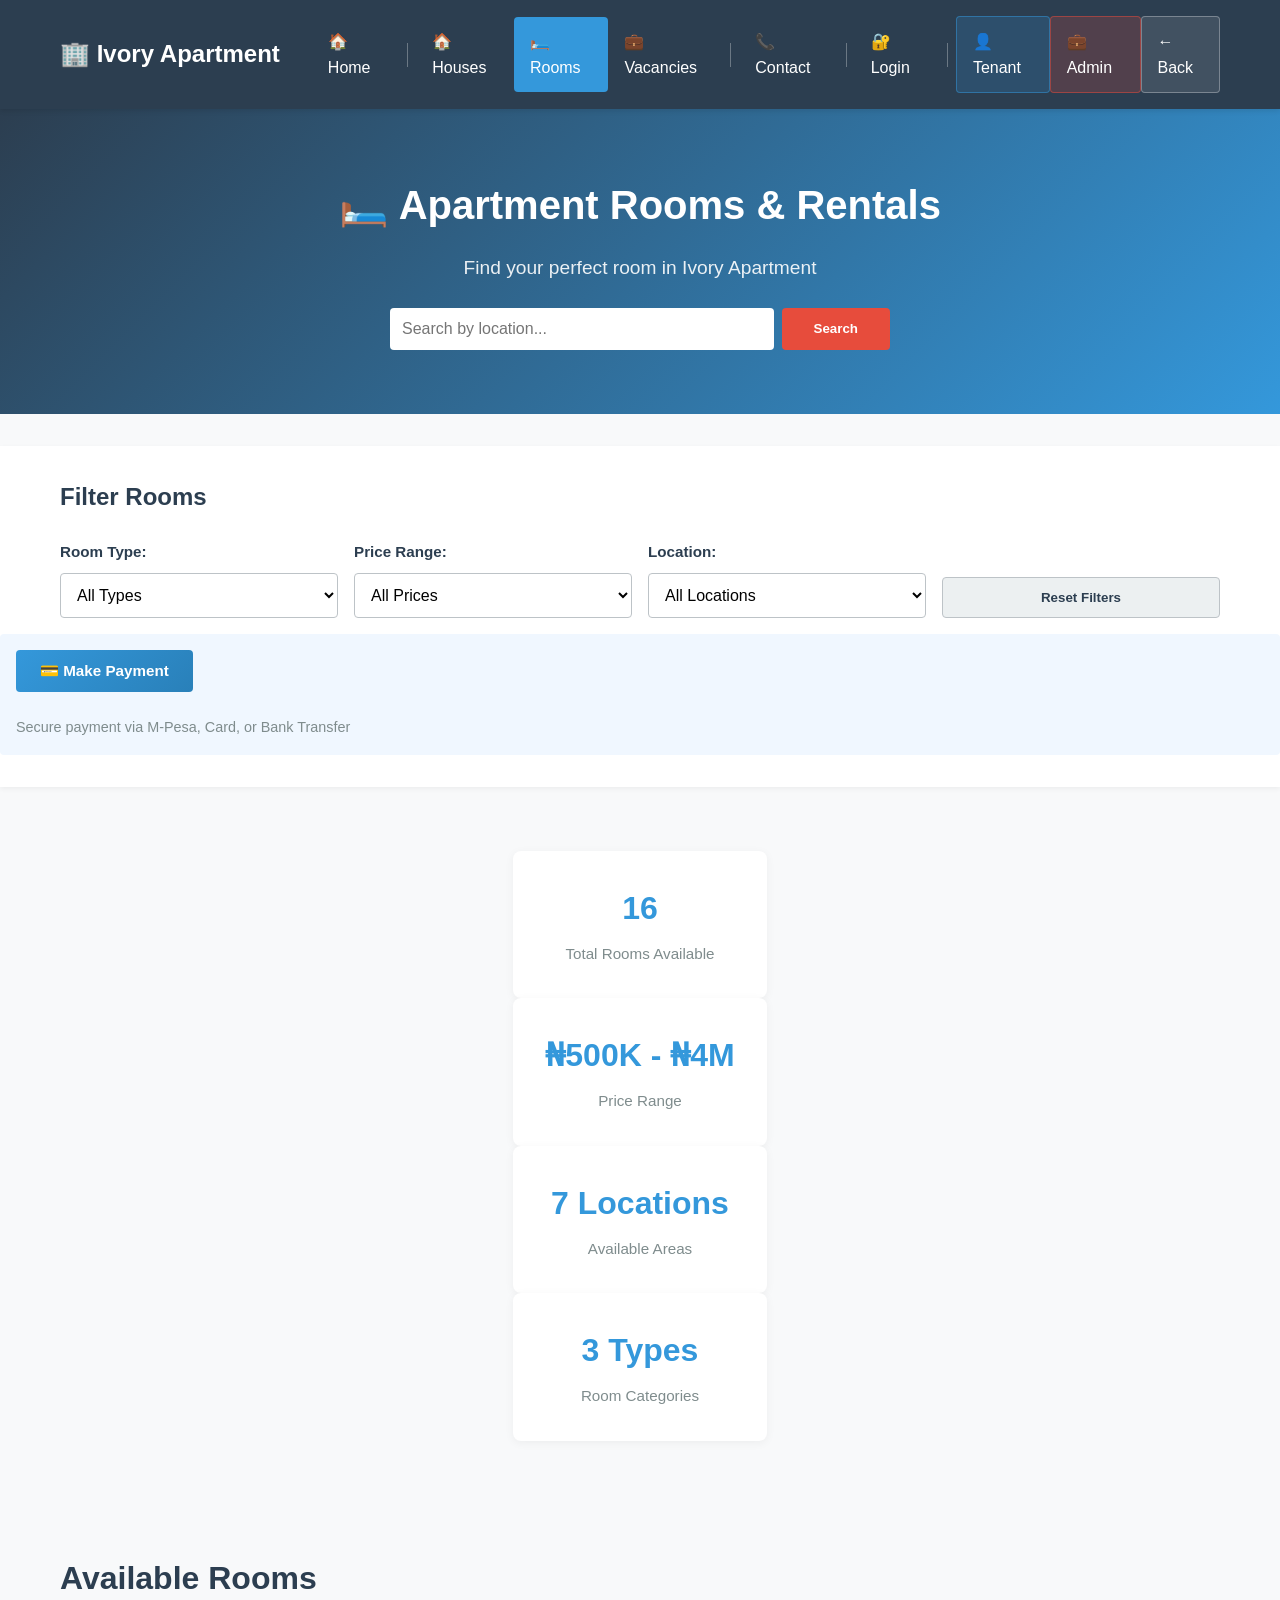
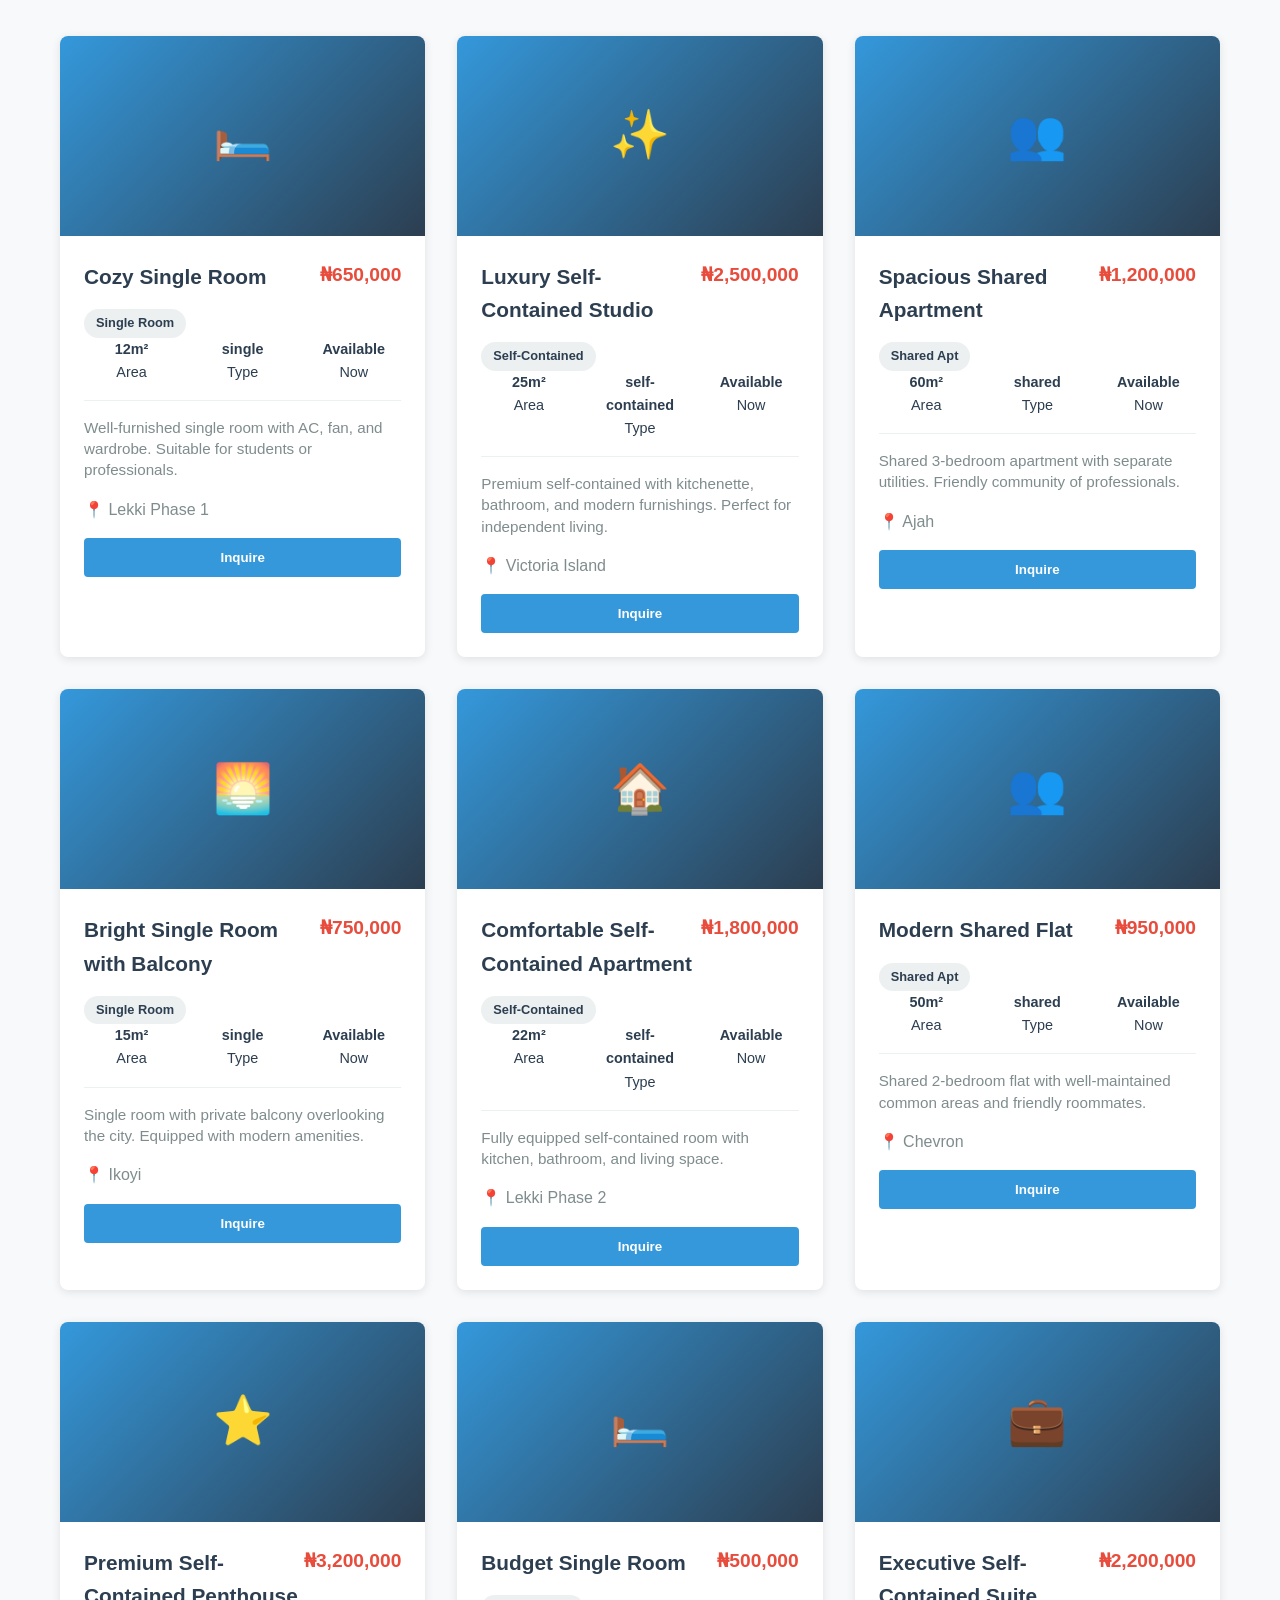
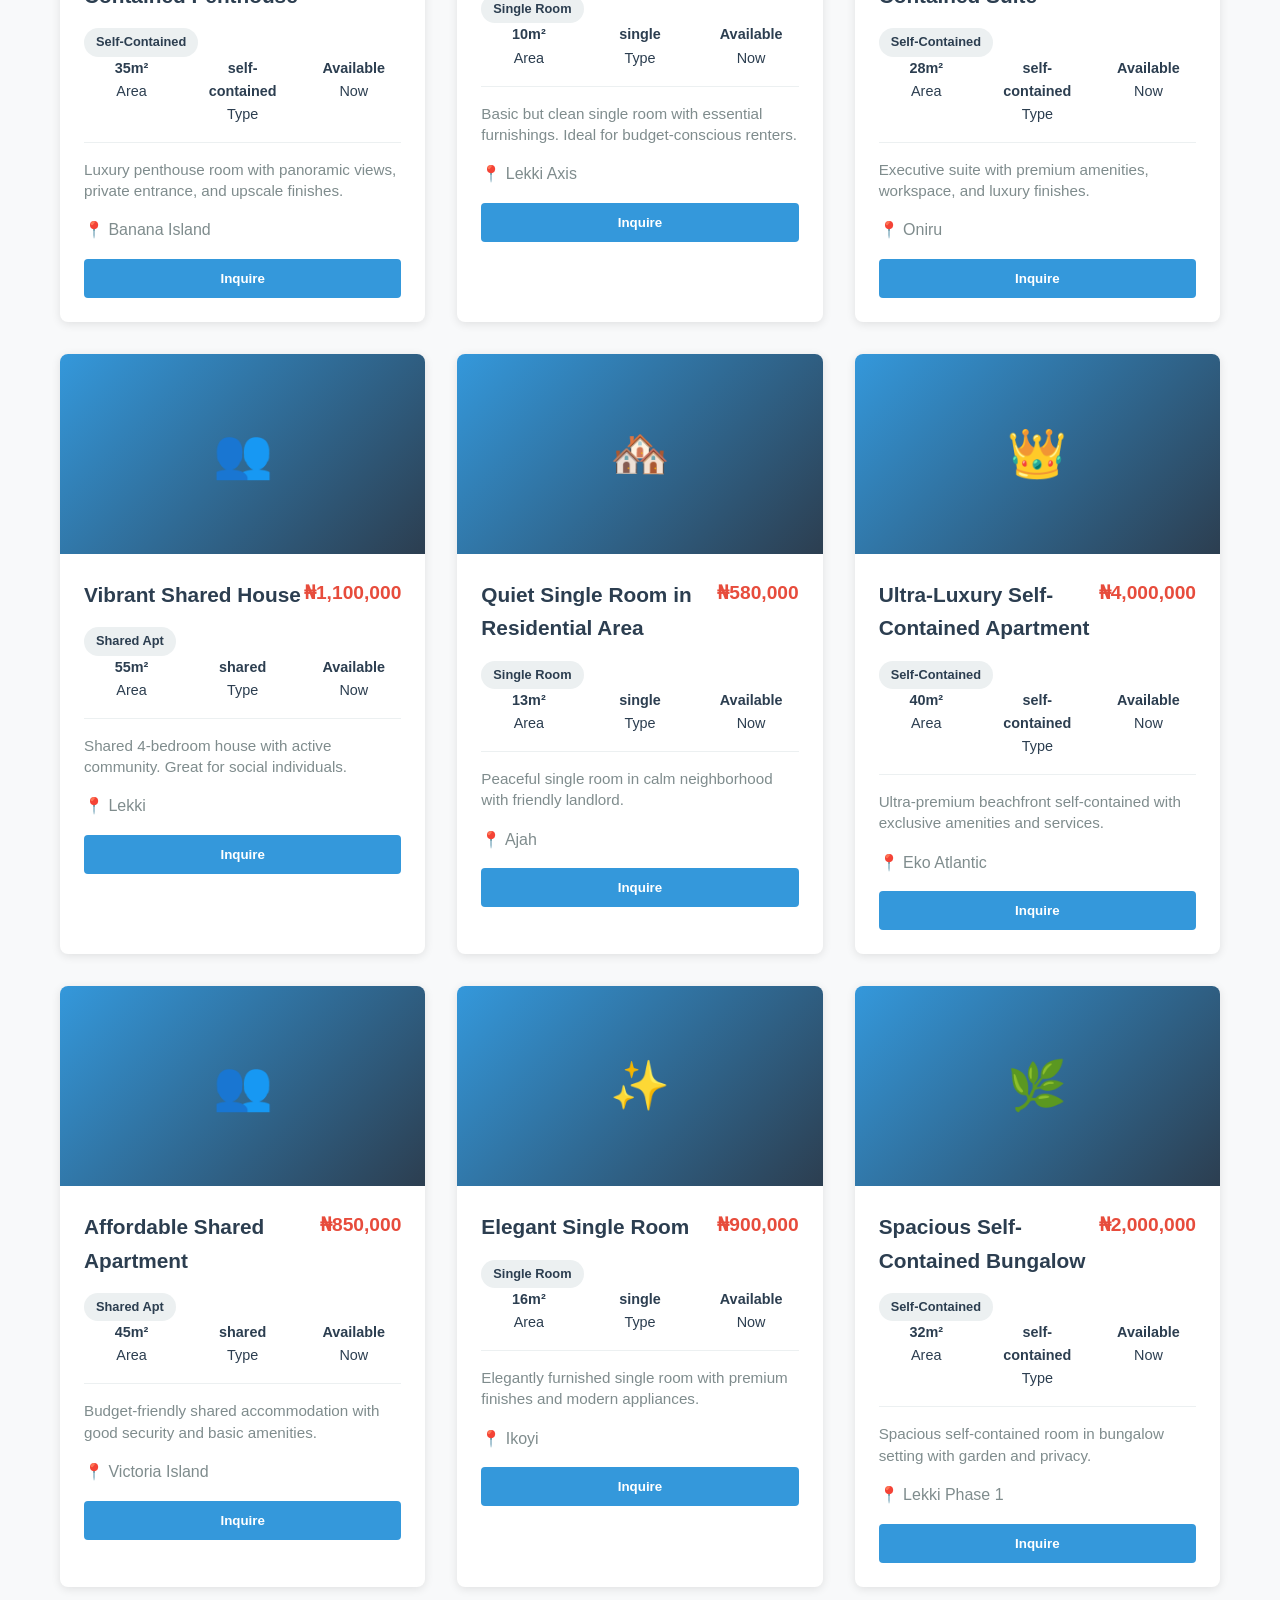
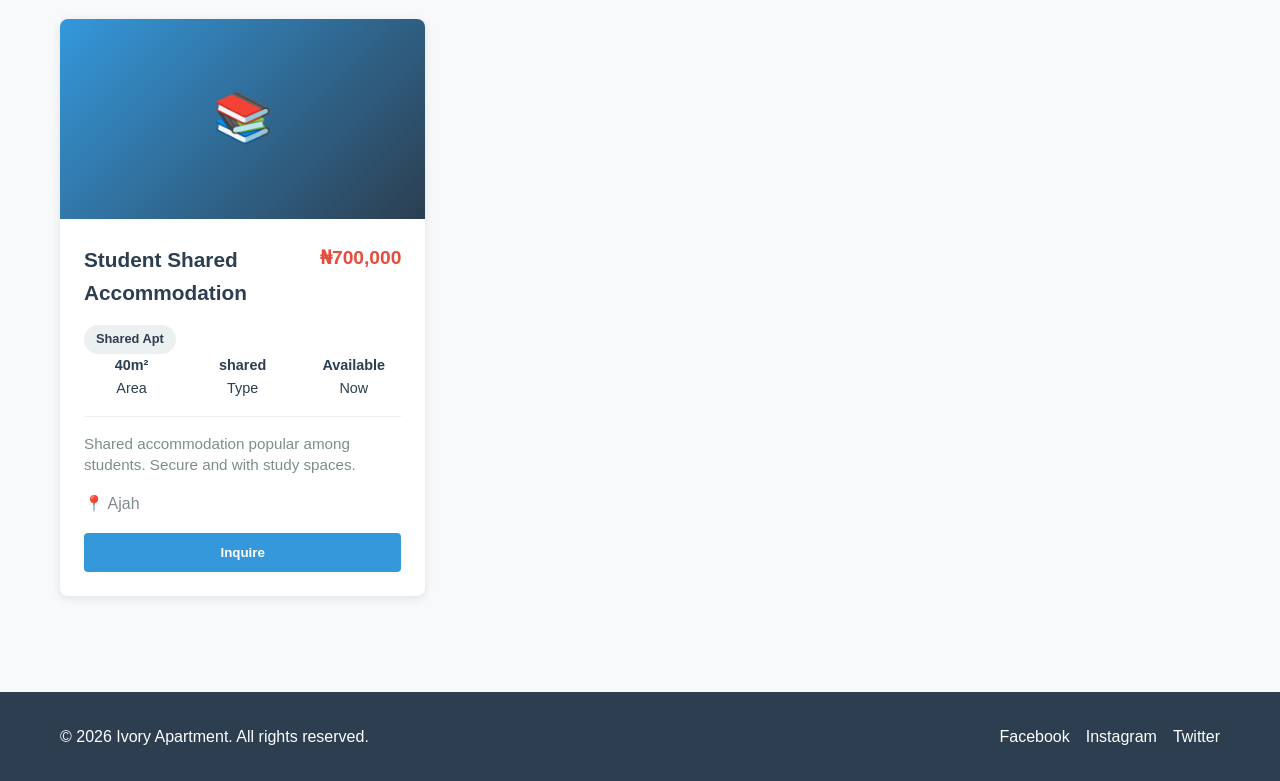
<file: rooms.html>
<!DOCTYPE html>
<html lang="en">
<head>
    <meta charset="UTF-8">
    <meta name="viewport" content="width=device-width, initial-scale=1.0">
    <title>Apartment Rooms - Ivory Apartment</title>
    <link rel="stylesheet" href="rooms-styles.css">
</head>
<body>
    <!-- Navigation Bar -->
    <nav class="navbar">
        <div class="container nav-container">
            <div class="logo" onclick="window.location.href='home.html'" style="cursor: pointer;">🏢 Ivory Apartment</div>
            
            <!-- Hamburger Menu for Mobile -->
            <button class="hamburger" onclick="toggleMobileMenu()">
                <span></span>
                <span></span>
                <span></span>
            </button>
            
            <!-- Navigation Menu -->
            <ul class="nav-links" id="navMenu">
                <li><a href="home.html" onclick="closeMenu()">🏠 Home</a></li>
                <li class="nav-separator"></li>
                <li><a href="index.html" onclick="closeMenu()">🏠 Houses</a></li>
                <li><a href="rooms.html" onclick="closeMenu()" class="active-link">🛏️ Rooms</a></li>
                <li><a href="index.html#vacancies" onclick="closeMenu()">💼 Vacancies</a></li>
                <li class="nav-separator"></li>
                <li><a href="index.html#contact" onclick="closeMenu()">📞 Contact</a></li>
                <li class="nav-separator"></li>
                <li id="userMenuNav">
                    <span id="userDisplay" style="color: white; cursor: pointer;">
                        <a href="javascript:showLoginModal()" id="loginLink">🔐 Login</a>
                    </span>
                </li>
                <li class="nav-separator"></li>
                <li><a href="tenant-login.html" class="nav-tenant-btn">👤 Tenant</a></li>
                <li><a href="admin.html" class="nav-admin-btn">💼 Admin</a></li>
                <li><a href="home.html" class="nav-home-btn">← Back</a></li>
            </ul>
        </div>
    </nav>

    <!-- Hero Section -->
    <section class="hero">
        <div class="hero-content">
            <h1>🛏️ Apartment Rooms & Rentals</h1>
            <p>Find your perfect room in Ivory Apartment</p>
            <div class="search-bar">
                <input type="text" placeholder="Search by location..." id="searchInput" onkeyup="filterRooms()">
                <button onclick="filterRooms()">Search</button>
            </div>
        </div>
    </section>

    <!-- Filter Section -->
    <section class="filter-section">
        <div class="container">
            <h2>Filter Rooms</h2>
            <div class="filter-controls">
                <div class="filter-group">
                    <label for="roomTypeFilter">Room Type:</label>
                    <select id="roomTypeFilter" onchange="filterRooms()">
                        <option value="">All Types</option>
                        <option value="single">Single Room</option>
                        <option value="self-contained">Self-Contained</option>
                        <option value="shared">Shared Apartment</option>
                    </select>
                </div>

                <div class="filter-group">
                    <label for="priceFilter">Price Range:</label>
                    <select id="priceFilter" onchange="filterRooms()">
                        <option value="">All Prices</option>
                        <option value="budget">Budget (₦500K - ₦1M)</option>
                        <option value="mid">Standard (₦1M - ₦2M)</option>
                        <option value="premium">Premium (₦2M+)</option>
                    </select>
                </div>

                <div class="filter-group">
                    <label for="locationFilter">Location:</label>
                    <select id="locationFilter" onchange="filterRooms()">
                        <option value="">All Locations</option>
                        <option value="lekki">Lekki</option>
                        <option value="ikoyi">Ikoyi</option>
                        <option value="victoria">Victoria Island</option>
                        <option value="ajah">Ajah</option>
                        <option value="chevron">Chevron</option>
                        <option value="banana">Banana Island</option>
                        <option value="eko">Eko Atlantic</option>
                    </select>
                </div>

                <button class="btn-reset" onclick="resetFilters()">Reset Filters</button>
            </div>
        </div>
    </section>

    <!-- Statistics Section -->
    <section class="stats-section">
        <div class="container">
            <div class="stat-card">
                <h3 id="totalRooms">16</h3>
                <p>Total Rooms Available</p>
            </div>
            <div class="stat-card">
                <h3>₦500K - ₦4M</h3>
                <p>Price Range</p>
            </div>
            <div class="stat-card">
                <h3>7 Locations</h3>
                <p>Available Areas</p>
            </div>
            <div class="stat-card">
                <h3>3 Types</h3>
                <p>Room Categories</p>
            </div>
        </div>
    </section>

    <!-- Rooms Grid -->
    <section class="rooms-section">
        <div class="container">
            <h2>Available Rooms</h2>
            <div id="roomsGrid" class="rooms-grid">
                <!-- Rooms will be populated by JavaScript -->
            </div>
        </div>
    </section>

    <!-- Login Modal -->
    <div id="loginModal" class="modal">
        <div class="modal-content">
            <span class="close" onclick="closeLoginModal()">&times;</span>
            <div class="modal-header">
                <h2>Tenant Login</h2>
                <p>Login to save listings and make inquiries</p>
            </div>
            
            <div class="tab-buttons">
                <button class="tab-btn active" onclick="switchTab('login')">Login</button>
                <button class="tab-btn" onclick="switchTab('signup')">Sign Up</button>
            </div>

            <!-- Login Form -->
            <form id="loginForm" class="tab-content active" onsubmit="handleTenantLogin(event)">
                <div class="form-group">
                    <label for="loginEmail">Email Address</label>
                    <input type="email" id="loginEmail" placeholder="Enter your email" required>
                </div>
                <div class="form-group">
                    <label for="loginPassword">Password</label>
                    <input type="password" id="loginPassword" placeholder="Enter your password" required>
                </div>
                <button type="submit" class="btn-primary">Login</button>
                <p class="form-link">Don't have an account? <a href="javascript:switchTab('signup')">Sign up here</a></p>
            </form>

            <!-- Signup Form -->
            <form id="signupForm" class="tab-content" onsubmit="handleTenantSignup(event)">
                <div class="form-group">
                    <label for="signupName">Full Name</label>
                    <input type="text" id="signupName" placeholder="Enter your full name" required>
                </div>
                <div class="form-group">
                    <label for="signupEmail">Email Address</label>
                    <input type="email" id="signupEmail" placeholder="Enter your email" required>
                </div>
                <div class="form-group">
                    <label for="signupPhone">Phone Number</label>
                    <input type="tel" id="signupPhone" placeholder="Enter your phone number" required>
                </div>
                <div class="form-group">
                    <label for="signupPassword">Password</label>
                    <input type="password" id="signupPassword" placeholder="Create a password" required>
                </div>
                <button type="submit" class="btn-primary">Create Account</button>
                <p class="form-link">Already have an account? <a href="javascript:switchTab('login')">Login here</a></p>
            </form>
        </div>
    </div>

    <!-- Footer -->
    <footer class="footer">
        <div class="container">
            <p>&copy; 2026 Ivory Apartment. All rights reserved.</p>
            <div class="social-links">
                <a href="#">Facebook</a>
                <a href="#">Instagram</a>
                <a href="#">Twitter</a>
            </div>
        </div>
    </footer>

    <script src="rooms-script.js"></script>
</body>
</html>


<!-- Payment Module for Rooms Page -->
<script src="payment-module.js"></script>

<style>
    .rooms-payment-btn {
        background: linear-gradient(135deg, #3498db, #2980b9);
        color: white;
        padding: 0.75rem 1.5rem;
        border: none;
        border-radius: 4px;
        cursor: pointer;
        font-weight: 600;
        font-size: 0.95rem;
        transition: all 0.3s;
        display: inline-block;
        margin-bottom: 1rem;
    }

    .rooms-payment-btn:hover {
        transform: translateY(-2px);
        box-shadow: 0 4px 12px rgba(52, 152, 219, 0.3);
    }
</style>

<script>
    // Add payment button to rooms page
    document.addEventListener('DOMContentLoaded', function() {
        const filterSection = document.querySelector('.filter-section');
        if (filterSection) {
            const paymentContainer = document.createElement('div');
            paymentContainer.style.marginTop = '1rem';
            paymentContainer.style.padding = '1rem';
            paymentContainer.style.backgroundColor = '#f0f7ff';
            paymentContainer.style.borderRadius = '4px';
            paymentContainer.innerHTML = `
                <button class="rooms-payment-btn" onclick="openPaymentModal()">💳 Make Payment</button>
                <p style="color: #7f8c8d; font-size: 0.9rem; margin-top: 0.5rem;">Secure payment via M-Pesa, Card, or Bank Transfer</p>
            `;
            filterSection.appendChild(paymentContainer);
        }
    });
</script>
</file>
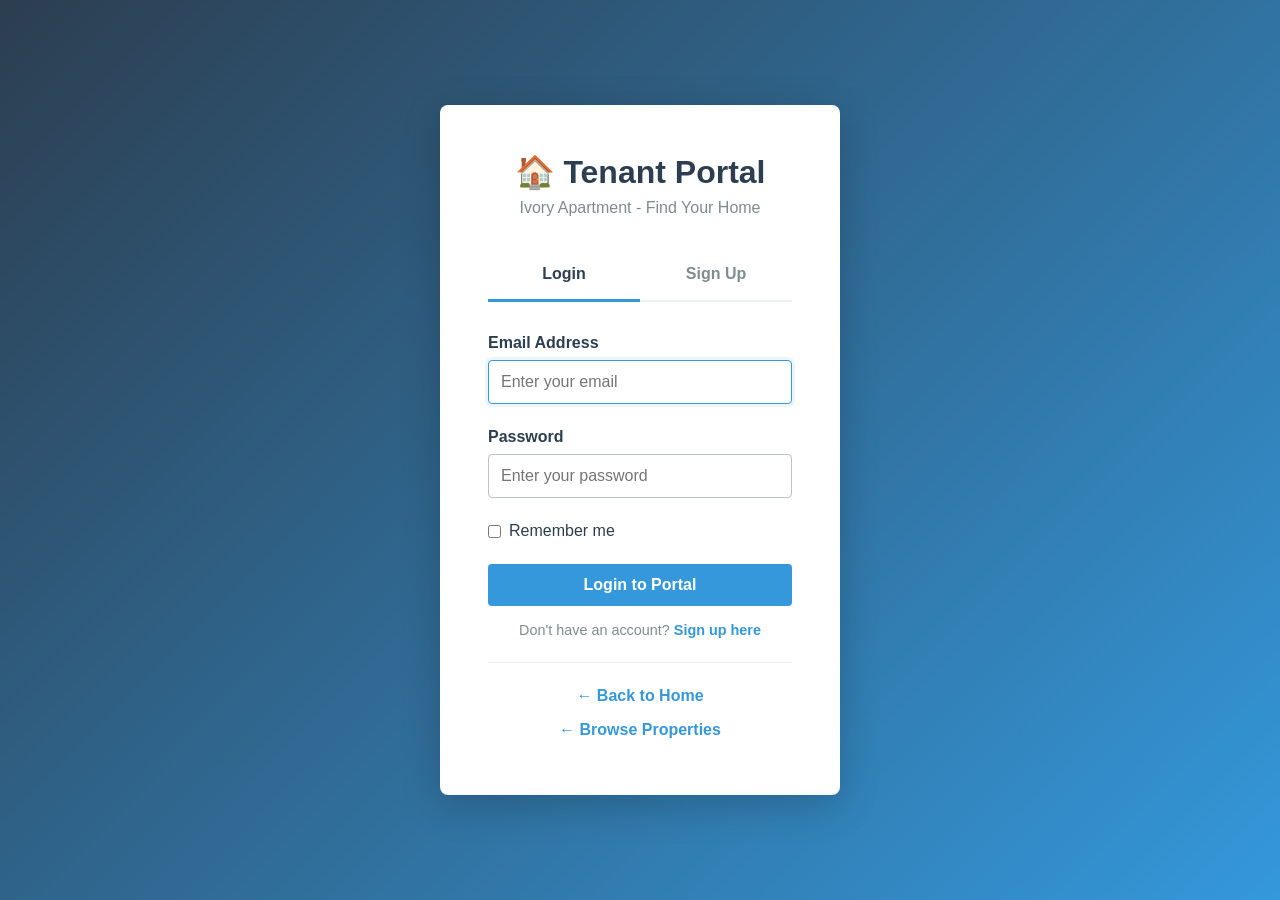
<file: tenant-login.html>
<!DOCTYPE html>
<html lang="en">
<head>
    <meta charset="UTF-8">
    <meta name="viewport" content="width=device-width, initial-scale=1.0">
    <title>Tenant Login - Ivory Apartment</title>
    <style>
        * {
            margin: 0;
            padding: 0;
            box-sizing: border-box;
        }

        body {
            font-family: 'Segoe UI', Tahoma, Geneva, Verdana, sans-serif;
            background: linear-gradient(135deg, #2c3e50, #3498db);
            display: flex;
            align-items: center;
            justify-content: center;
            min-height: 100vh;
        }

        .login-container {
            background: white;
            padding: 3rem;
            border-radius: 8px;
            box-shadow: 0 10px 40px rgba(0, 0, 0, 0.2);
            width: 100%;
            max-width: 400px;
        }

        .login-header {
            text-align: center;
            margin-bottom: 2rem;
        }

        .login-header h1 {
            font-size: 2rem;
            color: #2c3e50;
            margin-bottom: 0.5rem;
        }

        .login-header p {
            color: #7f8c8d;
        }

        .form-group {
            margin-bottom: 1.5rem;
        }

        .form-group label {
            display: block;
            margin-bottom: 0.5rem;
            color: #2c3e50;
            font-weight: 600;
        }

        .form-group input {
            width: 100%;
            padding: 0.75rem;
            border: 1px solid #bdc3c7;
            border-radius: 4px;
            font-size: 1rem;
            transition: border-color 0.3s;
        }

        .form-group input:focus {
            outline: none;
            border-color: #3498db;
            box-shadow: 0 0 0 3px rgba(52, 152, 219, 0.1);
        }

        .form-group.checkbox {
            display: flex;
            align-items: center;
            margin-bottom: 1.5rem;
        }

        .form-group.checkbox input {
            width: auto;
            margin-right: 0.5rem;
        }

        .form-group.checkbox label {
            margin-bottom: 0;
            font-weight: normal;
            cursor: pointer;
        }

        .btn-login {
            width: 100%;
            padding: 0.75rem;
            background-color: #3498db;
            color: white;
            border: none;
            border-radius: 4px;
            font-weight: bold;
            font-size: 1rem;
            cursor: pointer;
            transition: background-color 0.3s;
        }

        .btn-login:hover {
            background-color: #2980b9;
        }

        .form-link {
            text-align: center;
            margin-top: 1rem;
            color: #7f8c8d;
            font-size: 0.9rem;
        }

        .form-link a {
            color: #3498db;
            text-decoration: none;
            font-weight: 600;
            cursor: pointer;
        }

        .form-link a:hover {
            text-decoration: underline;
        }

        .error-message {
            background-color: #ffebee;
            border: 1px solid #ef5350;
            color: #c62828;
            padding: 0.75rem;
            border-radius: 4px;
            margin-bottom: 1rem;
            display: none;
        }

        .success-message {
            background-color: #e8f5e9;
            border: 1px solid #81c784;
            color: #2e7d32;
            padding: 0.75rem;
            border-radius: 4px;
            margin-bottom: 1rem;
            display: none;
        }

        .tab-buttons {
            display: flex;
            gap: 0;
            margin-bottom: 2rem;
            border-bottom: 2px solid #ecf0f1;
        }

        .tab-btn {
            flex: 1;
            padding: 1rem;
            background: none;
            border: none;
            cursor: pointer;
            font-size: 1rem;
            color: #7f8c8d;
            font-weight: 600;
            transition: all 0.3s;
            border-bottom: 3px solid transparent;
            margin-bottom: -2px;
        }

        .tab-btn.active {
            color: #2c3e50;
            border-bottom-color: #3498db;
        }

        .tab-btn:hover {
            color: #2c3e50;
        }

        .tab-content {
            display: none;
        }

        .tab-content.active {
            display: block;
            animation: fadeIn 0.3s ease-in;
        }

        @keyframes fadeIn {
            from {
                opacity: 0;
            }
            to {
                opacity: 1;
            }
        }

        .back-link {
            text-align: center;
            margin-top: 1.5rem;
            padding-top: 1rem;
            border-top: 1px solid #ecf0f1;
        }

        .back-link a {
            color: #3498db;
            text-decoration: none;
            font-weight: 600;
            display: inline-block;
            margin: 0.5rem;
        }

        .back-link a:hover {
            text-decoration: underline;
        }

        .demo-note {
            background-color: #e3f2fd;
            border: 1px solid #90caf9;
            border-radius: 4px;
            padding: 1rem;
            margin-bottom: 1.5rem;
            font-size: 0.9rem;
        }

        .demo-note p {
            color: #1565c0;
            margin-bottom: 0.5rem;
        }

        .demo-note strong {
            font-weight: 600;
        }

        @media (max-width: 480px) {
            .login-container {
                padding: 2rem;
                margin: 1rem;
            }

            .login-header h1 {
                font-size: 1.5rem;
            }

            .tab-buttons {
                margin-bottom: 1.5rem;
            }

            .tab-btn {
                padding: 0.75rem;
                font-size: 0.9rem;
            }
        }
    </style>
</head>
<body>
    <div class="login-container">
        <div class="login-header">
            <h1>🏠 Tenant Portal</h1>
            <p>Ivory Apartment - Find Your Home</p>
        </div>

        <!-- Tab Buttons -->
        <div class="tab-buttons">
            <button class="tab-btn active" onclick="switchTab('login')">Login</button>
            <button class="tab-btn" onclick="switchTab('signup')">Sign Up</button>
        </div>

        <!-- Login Form -->
        <div id="loginTab" class="tab-content active">
            <div id="loginError" class="error-message"></div>
            <div id="loginSuccess" class="success-message"></div>

            <form id="tenantLoginForm" onsubmit="handleTenantLogin(event)">
                <div class="form-group">
                    <label for="loginEmail">Email Address</label>
                    <input type="email" id="loginEmail" placeholder="Enter your email" required autofocus>
                </div>
                <div class="form-group">
                    <label for="loginPassword">Password</label>
                    <input type="password" id="loginPassword" placeholder="Enter your password" required>
                </div>
                <div class="form-group checkbox">
                    <input type="checkbox" id="rememberTenant">
                    <label for="rememberTenant">Remember me</label>
                </div>
                <button type="submit" class="btn-login">Login to Portal</button>
                <p class="form-link">Don't have an account? <a onclick="switchTab('signup')">Sign up here</a></p>
            </form>
        </div>

        <!-- Signup Form -->
        <div id="signupTab" class="tab-content">
            <div id="signupError" class="error-message"></div>
            <div id="signupSuccess" class="success-message"></div>

            <form id="tenantSignupForm" onsubmit="handleTenantSignup(event)">
                <div class="form-group">
                    <label for="signupName">Full Name</label>
                    <input type="text" id="signupName" placeholder="Enter your full name" required>
                </div>
                <div class="form-group">
                    <label for="signupEmail">Email Address</label>
                    <input type="email" id="signupEmail" placeholder="Enter your email" required>
                </div>
                <div class="form-group">
                    <label for="signupPhone">Phone Number</label>
                    <input type="tel" id="signupPhone" placeholder="Enter your phone number" required>
                </div>
                <div class="form-group">
                    <label for="signupPassword">Password</label>
                    <input type="password" id="signupPassword" placeholder="Create a password (min 6 chars)" required>
                </div>
                <div class="form-group">
                    <label for="signupConfirmPassword">Confirm Password</label>
                    <input type="password" id="signupConfirmPassword" placeholder="Confirm your password" required>
                </div>
                <button type="submit" class="btn-login">Create Account</button>
                <p class="form-link">Already have an account? <a onclick="switchTab('login')">Login here</a></p>
            </form>
        </div>

        <div class="back-link">
            <a href="home.html">← Back to Home</a>
            <a href="index.html">← Browse Properties</a>
        </div>
    </div>

    <script>
        // Switch between tabs
        function switchTab(tab) {
            const loginTab = document.getElementById('loginTab');
            const signupTab = document.getElementById('signupTab');
            const tabButtons = document.querySelectorAll('.tab-btn');

            if (tab === 'login') {
                loginTab.classList.add('active');
                signupTab.classList.remove('active');
                tabButtons[0].classList.add('active');
                tabButtons[1].classList.remove('active');
                document.getElementById('loginEmail').focus();
            } else {
                loginTab.classList.remove('active');
                signupTab.classList.add('active');
                tabButtons[0].classList.remove('active');
                tabButtons[1].classList.add('active');
                document.getElementById('signupName').focus();
            }
        }

        // Handle Tenant Login
        function handleTenantLogin(event) {
            event.preventDefault();

            const email = document.getElementById('loginEmail').value.trim();
            const password = document.getElementById('loginPassword').value;
            const rememberMe = document.getElementById('rememberTenant').checked;
            const errorDiv = document.getElementById('loginError');
            const successDiv = document.getElementById('loginSuccess');

            // Get users from localStorage
            const users = JSON.parse(localStorage.getItem('ivoryUsers')) || [];

            // Find user
            const user = users.find(u => u.email === email);

            if (!user) {
                errorDiv.style.display = 'block';
                errorDiv.textContent = '❌ Email not found. Please sign up first.';
                successDiv.style.display = 'none';
                return;
            }

            if (user.password !== password) {
                errorDiv.style.display = 'block';
                errorDiv.textContent = '❌ Incorrect password. Please try again.';
                successDiv.style.display = 'none';
                return;
            }

            // Login successful
            const currentUser = {
                id: user.id,
                name: user.name,
                email: user.email,
                phone: user.phone
            };

            localStorage.setItem('currentUser', JSON.stringify(currentUser));
            
            if (rememberMe) {
                localStorage.setItem('tenantRemembered', 'true');
                localStorage.setItem('rememberedEmail', email);
            }

            errorDiv.style.display = 'none';
            successDiv.style.display = 'block';
            successDiv.textContent = `✅ Welcome back, ${currentUser.name.split(' ')[0]}! Redirecting...`;
            
            setTimeout(() => {
                window.location.href = 'index.html';
            }, 1500);
        }

        // Handle Tenant Signup
        function handleTenantSignup(event) {
            event.preventDefault();

            const name = document.getElementById('signupName').value.trim();
            const email = document.getElementById('signupEmail').value.trim();
            const phone = document.getElementById('signupPhone').value.trim();
            const password = document.getElementById('signupPassword').value;
            const confirmPassword = document.getElementById('signupConfirmPassword').value;
            const errorDiv = document.getElementById('signupError');
            const successDiv = document.getElementById('signupSuccess');

            // Get existing users
            let users = JSON.parse(localStorage.getItem('ivoryUsers')) || [];

            // Validate inputs
            if (!name || !email || !phone || !password || !confirmPassword) {
                errorDiv.style.display = 'block';
                errorDiv.textContent = '❌ Please fill in all fields';
                successDiv.style.display = 'none';
                return;
            }

            if (password !== confirmPassword) {
                errorDiv.style.display = 'block';
                errorDiv.textContent = '❌ Passwords do not match';
                successDiv.style.display = 'none';
                return;
            }

            if (password.length < 6) {
                errorDiv.style.display = 'block';
                errorDiv.textContent = '❌ Password must be at least 6 characters long';
                successDiv.style.display = 'none';
                return;
            }

            // Check if email already exists
            if (users.some(u => u.email === email)) {
                errorDiv.style.display = 'block';
                errorDiv.textContent = '❌ Email already registered. Please login or use a different email.';
                successDiv.style.display = 'none';
                return;
            }

            // Create new user
            const newUser = {
                id: Date.now(),
                name: name,
                email: email,
                phone: phone,
                password: password
            };

            users.push(newUser);
            localStorage.setItem('ivoryUsers', JSON.stringify(users));

            // Auto login
            const currentUser = {
                id: newUser.id,
                name: newUser.name,
                email: newUser.email,
                phone: newUser.phone
            };

            localStorage.setItem('currentUser', JSON.stringify(currentUser));
            
            errorDiv.style.display = 'none';
            successDiv.style.display = 'block';
            successDiv.textContent = `✅ Account created! Welcome, ${currentUser.name.split(' ')[0]}! Redirecting to portal...`;
            
            setTimeout(() => {
                window.location.href = 'index.html';
            }, 1500);
        }

        // Check if already logged in
        window.addEventListener('load', function() {
            const currentUser = localStorage.getItem('currentUser');
            if (currentUser) {
                window.location.href = 'index.html';
            }

            // Check for remembered tenant
            if (localStorage.getItem('tenantRemembered')) {
                const rememberedEmail = localStorage.getItem('rememberedEmail');
                if (rememberedEmail) {
                    document.getElementById('loginEmail').value = rememberedEmail;
                    document.getElementById('loginPassword').focus();
                }
            }
        });

        // Close error messages on input
        document.addEventListener('input', function(e) {
            if (e.target.tagName === 'INPUT') {
                document.getElementById('loginError').style.display = 'none';
                document.getElementById('signupError').style.display = 'none';
            }
        });
    </script>
</body>
</html>
</file>
<file: styles.css>
* {
    margin: 0;
    padding: 0;
    box-sizing: border-box;
}

:root {
    --primary-color: #2c3e50;
    --secondary-color: #e74c3c;
    --accent-color: #3498db;
    --light-bg: #ecf0f1;
    --text-color: #2c3e50;
    --border-color: #bdc3c7;
}

body {
    font-family: 'Segoe UI', Tahoma, Geneva, Verdana, sans-serif;
    line-height: 1.6;
    color: var(--text-color);
    background-color: #f8f9fa;
}

.container {
    max-width: 1200px;
    margin: 0 auto;
    padding: 0 20px;
}

/* Navigation Bar */
.navbar {
    background-color: var(--primary-color);
    padding: 1rem 0;
    position: sticky;
    top: 0;
    box-shadow: 0 2px 5px rgba(0, 0, 0, 0.1);
    z-index: 100;
}

.navbar .container {
    display: flex;
    justify-content: space-between;
    align-items: center;
}

.nav-container {
    width: 100%;
}

.logo {
    font-size: 1.5rem;
    font-weight: bold;
    color: white;
    flex-shrink: 0;
    transition: transform 0.3s;
}

.logo:hover {
    transform: scale(1.05);
}

.nav-links {
    display: flex;
    list-style: none;
    gap: 0;
    align-items: center;
    flex: 1;
    margin-left: 2rem;
}

.nav-links li {
    position: relative;
}

.nav-separator {
    width: 1px;
    height: 24px;
    background-color: rgba(255, 255, 255, 0.3);
    margin: 0 0.5rem;
}

.nav-links a {
    color: white;
    text-decoration: none;
    padding: 0.75rem 1rem;
    display: block;
    transition: all 0.3s;
    font-weight: 500;
    border-radius: 4px;
}

.nav-links a:hover {
    background-color: var(--secondary-color);
    color: white;
    transform: translateY(-2px);
}

.nav-home-btn {
    background-color: rgba(255, 255, 255, 0.1);
    border: 1px solid rgba(255, 255, 255, 0.3);
}

.nav-home-btn:hover {
    background-color: var(--accent-color);
    border-color: var(--accent-color);
}

.nav-admin-btn {
    background-color: rgba(231, 76, 60, 0.2);
    border: 1px solid rgba(231, 76, 60, 0.5);
    color: #ff9999;
}

.nav-admin-btn:hover {
    background-color: var(--secondary-color);
    border-color: var(--secondary-color);
    color: white;
}

.nav-tenant-btn {
    background-color: rgba(52, 152, 219, 0.2);
    border: 1px solid rgba(52, 152, 219, 0.5);
    color: #87ceeb;
}

.nav-tenant-btn:hover {
    background-color: var(--accent-color);
    border-color: var(--accent-color);
    color: white;
}

/* Hamburger Menu */
.hamburger {
    display: none;
    flex-direction: column;
    cursor: pointer;
    background: none;
    border: none;
    padding: 0.5rem;
}

.hamburger span {
    width: 25px;
    height: 3px;
    background-color: white;
    margin: 5px 0;
    transition: 0.3s;
    border-radius: 2px;
}

.hamburger.active span:nth-child(1) {
    transform: rotate(-45deg) translate(-5px, 6px);
}

.hamburger.active span:nth-child(2) {
    opacity: 0;
}

.hamburger.active span:nth-child(3) {
    transform: rotate(45deg) translate(-5px, -6px);
}

.nav-links a:hover {
    color: var(--secondary-color);
}

/* Hero Section */
.hero {
    background: linear-gradient(135deg, var(--primary-color), var(--accent-color));
    color: white;
    padding: 6rem 2rem;
    text-align: center;
    margin-bottom: 3rem;
}

.hero-content h1 {
    font-size: 3rem;
    margin-bottom: 1rem;
}

.hero-content p {
    font-size: 1.3rem;
    margin-bottom: 2rem;
}

.search-bar {
    display: flex;
    max-width: 500px;
    margin: 0 auto;
    gap: 0.5rem;
}

.search-bar input {
    flex: 1;
    padding: 0.75rem;
    border: none;
    border-radius: 4px;
}

.search-bar button {
    padding: 0.75rem 2rem;
    background-color: var(--secondary-color);
    color: white;
    border: none;
    border-radius: 4px;
    cursor: pointer;
    font-weight: bold;
    transition: background-color 0.3s;
}

.search-bar button:hover {
    background-color: #c0392b;
}

/* Vacancies Overview */
.vacancies-overview {
    padding: 3rem 0;
    margin-bottom: 3rem;
}

.vacancies-overview h2 {
    text-align: center;
    font-size: 2rem;
    margin-bottom: 2rem;
    color: var(--primary-color);
}

.vacancy-stats {
    display: grid;
    grid-template-columns: repeat(auto-fit, minmax(200px, 1fr));
    gap: 2rem;
}

.stat-card {
    background: white;
    padding: 2rem;
    border-radius: 8px;
    box-shadow: 0 2px 10px rgba(0, 0, 0, 0.1);
    text-align: center;
    transition: transform 0.3s;
}

.stat-card:hover {
    transform: translateY(-5px);
}

.stat-card h3 {
    font-size: 2.5rem;
    color: var(--secondary-color);
    margin-bottom: 0.5rem;
}

.stat-card p {
    color: #7f8c8d;
    font-size: 1rem;
}

/* Listings Section */
.listings-section {
    padding: 3rem 0;
    margin-bottom: 3rem;
}

.listings-section h2 {
    font-size: 2rem;
    margin-bottom: 2rem;
    color: var(--primary-color);
}

.filters {
    display: flex;
    gap: 1rem;
    margin-bottom: 2rem;
    flex-wrap: wrap;
}

.filters select {
    padding: 0.75rem;
    border: 1px solid var(--border-color);
    border-radius: 4px;
    font-size: 1rem;
    background-color: white;
    cursor: pointer;
}

.listings-grid {
    display: grid;
    grid-template-columns: repeat(auto-fill, minmax(300px, 1fr));
    gap: 2rem;
}

.listing-card {
    background: white;
    border-radius: 8px;
    overflow: hidden;
    box-shadow: 0 2px 10px rgba(0, 0, 0, 0.1);
    transition: transform 0.3s, box-shadow 0.3s;
}

.listing-card:hover {
    transform: translateY(-8px);
    box-shadow: 0 5px 20px rgba(0, 0, 0, 0.2);
}

.listing-image {
    width: 100%;
    height: 200px;
    background: linear-gradient(135deg, var(--accent-color), var(--primary-color));
    display: flex;
    align-items: center;
    justify-content: center;
    font-size: 3rem;
}

.listing-content {
    padding: 1.5rem;
}

.listing-header {
    display: flex;
    justify-content: space-between;
    align-items: start;
    margin-bottom: 1rem;
}

.listing-title {
    font-size: 1.3rem;
    font-weight: bold;
    color: var(--primary-color);
}

.listing-price {
    font-size: 1.2rem;
    color: var(--secondary-color);
    font-weight: bold;
}

.listing-details {
    display: grid;
    grid-template-columns: repeat(3, 1fr);
    gap: 1rem;
    margin-bottom: 1rem;
    padding-bottom: 1rem;
    border-bottom: 1px solid var(--light-bg);
}

.detail-item {
    text-align: center;
    font-size: 0.9rem;
}

.detail-item strong {
    display: block;
    color: var(--primary-color);
    font-size: 1rem;
}

.listing-description {
    color: #7f8c8d;
    font-size: 0.95rem;
    margin-bottom: 1rem;
    line-height: 1.4;
}

.listing-location {
    display: flex;
    align-items: center;
    gap: 0.5rem;
    color: #7f8c8d;
    margin-bottom: 1rem;
}

.listing-button {
    display: inline-block;
    background-color: var(--accent-color);
    color: white;
    padding: 0.75rem 1.5rem;
    border-radius: 4px;
    text-decoration: none;
    border: none;
    cursor: pointer;
    transition: background-color 0.3s;
    font-weight: bold;
}

.listing-button:hover {
    background-color: #2980b9;
}

/* Contact Section */
.contact-section {
    padding: 3rem 0;
    background-color: var(--light-bg);
    margin-bottom: 0;
}

.contact-section h2 {
    font-size: 2rem;
    margin-bottom: 2rem;
    color: var(--primary-color);
}

.contact-content {
    display: grid;
    grid-template-columns: 1fr 1fr;
    gap: 3rem;
}

.contact-info {
    display: flex;
    flex-direction: column;
    gap: 2rem;
}

.info-item h3 {
    color: var(--primary-color);
    margin-bottom: 0.5rem;
}

.info-item p {
    color: #7f8c8d;
}

.contact-form {
    display: flex;
    flex-direction: column;
    gap: 1rem;
}

.contact-form input,
.contact-form textarea {
    padding: 0.75rem;
    border: 1px solid var(--border-color);
    border-radius: 4px;
    font-family: inherit;
    font-size: 1rem;
}

.contact-form textarea {
    resize: vertical;
}

.contact-form button {
    background-color: var(--secondary-color);
    color: white;
    padding: 0.75rem;
    border: none;
    border-radius: 4px;
    font-weight: bold;
    cursor: pointer;
    transition: background-color 0.3s;
}

.contact-form button:hover {
    background-color: #c0392b;
}

/* Footer */
.footer {
    background-color: var(--primary-color);
    color: white;
    text-align: center;
    padding: 2rem;
}

.footer .container {
    display: flex;
    justify-content: space-between;
    align-items: center;
}

.social-links {
    display: flex;
    gap: 1rem;
}

.social-links a {
    color: white;
    text-decoration: none;
    transition: color 0.3s;
}

.social-links a:hover {
    color: var(--secondary-color);
}

/* Modal Styles */
.modal {
    display: none;
    position: fixed;
    z-index: 1000;
    left: 0;
    top: 0;
    width: 100%;
    height: 100%;
    background-color: rgba(0, 0, 0, 0.6);
    animation: fadeIn 0.3s ease-in;
}

@keyframes fadeIn {
    from {
        opacity: 0;
    }
    to {
        opacity: 1;
    }
}

.modal.active {
    display: flex;
    align-items: center;
    justify-content: center;
}

.modal-content {
    background-color: white;
    padding: 2rem;
    border-radius: 8px;
    width: 90%;
    max-width: 450px;
    box-shadow: 0 4px 20px rgba(0, 0, 0, 0.3);
    animation: slideDown 0.3s ease-out;
    max-height: 90vh;
    overflow-y: auto;
}

@keyframes slideDown {
    from {
        transform: translateY(-50px);
        opacity: 0;
    }
    to {
        transform: translateY(0);
        opacity: 1;
    }
}

.close {
    color: #aaa;
    float: right;
    font-size: 28px;
    font-weight: bold;
    cursor: pointer;
    transition: color 0.3s;
}

.close:hover,
.close:focus {
    color: var(--primary-color);
}

.modal-header {
    text-align: center;
    margin-bottom: 2rem;
    border-bottom: 1px solid var(--light-bg);
    padding-bottom: 1rem;
}

.modal-header h2 {
    color: var(--primary-color);
    margin-bottom: 0.5rem;
}

.modal-header p {
    color: #7f8c8d;
}

/* Tab Buttons */
.tab-buttons {
    display: flex;
    gap: 0;
    margin-bottom: 2rem;
    border-bottom: 2px solid var(--light-bg);
}

.tab-btn {
    flex: 1;
    padding: 1rem;
    background: none;
    border: none;
    cursor: pointer;
    font-size: 1rem;
    color: #7f8c8d;
    font-weight: 600;
    transition: all 0.3s;
    border-bottom: 3px solid transparent;
    margin-bottom: -2px;
}

.tab-btn.active {
    color: var(--primary-color);
    border-bottom-color: var(--accent-color);
}

.tab-btn:hover {
    color: var(--primary-color);
}

/* Form Styles */
.tab-content {
    display: none;
}

.tab-content.active {
    display: block;
    animation: fadeIn 0.3s ease-in;
}

.form-group {
    margin-bottom: 1.5rem;
}

.form-group label {
    display: block;
    margin-bottom: 0.5rem;
    color: var(--primary-color);
    font-weight: 600;
    font-size: 0.95rem;
}

.form-group input {
    width: 100%;
    padding: 0.75rem;
    border: 1px solid var(--border-color);
    border-radius: 4px;
    font-size: 1rem;
    transition: border-color 0.3s;
}

.form-group input:focus {
    outline: none;
    border-color: var(--accent-color);
    box-shadow: 0 0 0 3px rgba(52, 152, 219, 0.1);
}

.form-group.checkbox {
    display: flex;
    align-items: center;
    margin-bottom: 1rem;
}

.form-group.checkbox input {
    width: auto;
    margin-right: 0.5rem;
}

.form-group.checkbox label {
    margin-bottom: 0;
    font-weight: normal;
}

.btn-primary {
    width: 100%;
    padding: 0.75rem;
    background-color: var(--accent-color);
    color: white;
    border: none;
    border-radius: 4px;
    font-weight: bold;
    cursor: pointer;
    font-size: 1rem;
    transition: background-color 0.3s;
}

.btn-primary:hover {
    background-color: #2980b9;
}

.form-link {
    text-align: center;
    margin-top: 1rem;
    color: #7f8c8d;
    font-size: 0.9rem;
}

.form-link a {
    color: var(--accent-color);
    text-decoration: none;
    font-weight: 600;
}

.form-link a:hover {
    text-decoration: underline;
}

/* Dashboard Styles */
.dashboard-header {
    display: flex;
    justify-content: space-between;
    align-items: center;
    margin-bottom: 2rem;
    padding-bottom: 1rem;
    border-bottom: 1px solid var(--light-bg);
}

.dashboard-header h2 {
    color: var(--primary-color);
}

.btn-logout {
    padding: 0.5rem 1rem;
    background-color: var(--secondary-color);
    color: white;
    border: none;
    border-radius: 4px;
    cursor: pointer;
    font-weight: bold;
    transition: background-color 0.3s;
}

.btn-logout:hover {
    background-color: #c0392b;
}

.dashboard-tabs {
    display: flex;
    gap: 0;
    margin-bottom: 2rem;
    border-bottom: 2px solid var(--light-bg);
}

.dashboard-tab-btn {
    flex: 1;
    padding: 1rem;
    background: none;
    border: none;
    cursor: pointer;
    font-size: 1rem;
    color: #7f8c8d;
    font-weight: 600;
    transition: all 0.3s;
    border-bottom: 3px solid transparent;
    margin-bottom: -2px;
}

.dashboard-tab-btn.active {
    color: var(--primary-color);
    border-bottom-color: var(--accent-color);
}

.dashboard-tab-content {
    display: none;
}

.dashboard-tab-content.active {
    display: block;
    animation: fadeIn 0.3s ease-in;
}

.profile-info {
    background-color: var(--light-bg);
    padding: 2rem;
    border-radius: 8px;
}

.profile-info h3 {
    color: var(--primary-color);
    margin-bottom: 1.5rem;
}

.info-group {
    margin-bottom: 1.5rem;
    padding-bottom: 1rem;
    border-bottom: 1px solid var(--border-color);
}

.info-group label {
    font-weight: 600;
    color: var(--primary-color);
    margin-bottom: 0.5rem;
    display: block;
}

.info-group p {
    color: #7f8c8d;
}

.info-group:last-child {
    border-bottom: none;
}

.saved-listings,
.inquiries-list {
    background-color: var(--light-bg);
    padding: 2rem;
    border-radius: 8px;
    min-height: 200px;
}

.saved-listings p,
.inquiries-list p {
    color: #7f8c8d;
    text-align: center;
}

.listing-item,
.inquiry-item {
    background-color: white;
    padding: 1rem;
    margin-bottom: 1rem;
    border-radius: 4px;
    border-left: 4px solid var(--accent-color);
}

.listing-item h4,
.inquiry-item h4 {
    color: var(--primary-color);
    margin-bottom: 0.5rem;
}

.listing-item p,
.inquiry-item p {
    color: #7f8c8d;
    font-size: 0.9rem;
}

/* Responsive Design */
@media (max-width: 768px) {
    .nav-links {
        gap: 1rem;
        font-size: 0.9rem;
    }

    .hero-content h1 {
        font-size: 2rem;
    }

    .search-bar {
        flex-direction: column;
    }

    .listings-grid {
        grid-template-columns: 1fr;
    }

    .contact-content {
        grid-template-columns: 1fr;
    }

    .footer .container {
        flex-direction: column;
        gap: 1rem;
    }

    .vacancy-stats {
        grid-template-columns: 1fr;
    }
}

@media (max-width: 480px) {
    .navbar .container {
        flex-direction: column;
        gap: 1rem;
    }

    .nav-links {
        flex-direction: column;
        gap: 0.5rem;
    }

    .hero-content h1 {
        font-size: 1.5rem;
    }

    .hero-content p {
        font-size: 1rem;
    }

    .listing-details {
        grid-template-columns: 1fr;
    }
}


/* Mobile Responsive Navigation */
@media (max-width: 1024px) {
    .nav-links {
        gap: 0.5rem;
    }

    .nav-links a {
        padding: 0.5rem 0.75rem;
        font-size: 0.95rem;
    }
}

@media (max-width: 768px) {
    .hamburger {
        display: flex;
    }

    .nav-links {
        display: none;
        position: absolute;
        top: 60px;
        left: 0;
        right: 0;
        background-color: var(--primary-color);
        flex-direction: column;
        width: 100%;
        padding: 1rem 0;
        border-bottom: 1px solid rgba(255, 255, 255, 0.1);
        z-index: 99;
    }

    .nav-links.active {
        display: flex;
    }

    .nav-links li {
        width: 100%;
        margin: 0;
    }

    .nav-links a {
        display: block;
        padding: 1rem 2rem;
        border-radius: 0;
        font-size: 1rem;
    }

    .nav-separator {
        display: none;
    }

    .navbar .container {
        flex-direction: row;
    }
}

@media (max-width: 480px) {
    .logo {
        font-size: 1.2rem;
    }

    .hamburger {
        padding: 0.25rem;
    }

    .hamburger span {
        width: 20px;
        height: 2.5px;
        margin: 4px 0;
    }

    .nav-links {
        top: 50px;
    }

    .nav-links a {
        padding: 0.75rem 1.5rem;
        font-size: 0.9rem;
    }
}


/* ============================================
   PAYROLL STYLES
   ============================================ */

.payroll-content {
    padding: 1.5rem 0;
}

.payroll-summary {
    display: grid;
    grid-template-columns: repeat(auto-fit, minmax(200px, 1fr));
    gap: 1.5rem;
    margin-bottom: 2rem;
}

.payroll-card {
    background: linear-gradient(135deg, #3498db, #2980b9);
    color: white;
    padding: 1.5rem;
    border-radius: 8px;
    box-shadow: 0 2px 8px rgba(0, 0, 0, 0.1);
    transition: transform 0.3s;
}

.payroll-card:hover {
    transform: translateY(-5px);
}

.payroll-card label {
    display: block;
    font-size: 0.9rem;
    opacity: 0.9;
    margin-bottom: 0.5rem;
    font-weight: 600;
}

.payroll-amount {
    font-size: 1.8rem;
    font-weight: bold;
    margin: 0;
}

.payroll-history {
    background: #f8f9fa;
    padding: 1.5rem;
    border-radius: 8px;
    margin-bottom: 2rem;
    border: 1px solid #ecf0f1;
}

.payroll-history h4 {
    color: #2c3e50;
    margin-bottom: 1rem;
    font-size: 1.1rem;
}

.payment-list {
    max-height: 300px;
    overflow-y: auto;
}

.payment-item {
    background: white;
    padding: 1rem;
    margin-bottom: 0.75rem;
    border-radius: 6px;
    border-left: 4px solid #3498db;
    display: grid;
    grid-template-columns: 1fr 1fr 1fr 1fr;
    gap: 1rem;
    align-items: center;
}

.payment-item small {
    color: #7f8c8d;
    font-size: 0.85rem;
}

.payment-date {
    font-weight: 600;
    color: #2c3e50;
}

.payment-amount {
    font-weight: bold;
    color: #27ae60;
    font-size: 1rem;
}

.payment-status {
    display: inline-block;
    padding: 0.25rem 0.75rem;
    border-radius: 20px;
    font-size: 0.8rem;
    font-weight: 600;
}

.payment-status.paid {
    background-color: #d4edda;
    color: #155724;
}

.payment-status.pending {
    background-color: #fff3cd;
    color: #856404;
}

.payment-status.failed {
    background-color: #f8d7da;
    color: #721c24;
}

.payroll-details {
    background: white;
    padding: 1.5rem;
    border-radius: 8px;
    border: 1px solid #ecf0f1;
    margin-bottom: 2rem;
}

.payroll-details h4 {
    color: #2c3e50;
    margin-bottom: 1rem;
    font-size: 1.1rem;
}

.details-grid {
    display: grid;
    grid-template-columns: repeat(auto-fit, minmax(200px, 1fr));
    gap: 1.5rem;
    margin-bottom: 1.5rem;
}

.detail-item {
    padding: 1rem;
    background: #f8f9fa;
    border-radius: 6px;
}

.detail-item label {
    display: block;
    font-weight: 600;
    color: #2c3e50;
    font-size: 0.9rem;
    margin-bottom: 0.5rem;
}

.detail-item p {
    color: #555;
    margin: 0;
    font-size: 0.95rem;
}

.payroll-content .btn-secondary {
    margin-right: 0.5rem;
    margin-bottom: 0.5rem;
}

/* Payroll Table View */
.payroll-table {
    width: 100%;
    border-collapse: collapse;
    background: white;
    border-radius: 8px;
    overflow: hidden;
    box-shadow: 0 2px 8px rgba(0, 0, 0, 0.05);
}

.payroll-table th {
    background-color: #2c3e50;
    color: white;
    padding: 1rem;
    text-align: left;
    font-weight: 600;
}

.payroll-table td {
    padding: 0.75rem 1rem;
    border-bottom: 1px solid #ecf0f1;
}

.payroll-table tr:hover {
    background-color: #f8f9fa;
}

.payroll-table tr:last-child td {
    border-bottom: none;
}

/* Payroll Modal Styling */
.payroll-modal-content {
    padding: 2rem;
}

.payroll-modal-content h3 {
    color: #2c3e50;
    margin-bottom: 1.5rem;
    font-size: 1.3rem;
}

.payslip-template {
    background: white;
    border: 2px solid #2c3e50;
    padding: 2rem;
    border-radius: 8px;
    font-family: 'Courier New', monospace;
    line-height: 1.8;
}

.payslip-header {
    text-align: center;
    border-bottom: 2px solid #2c3e50;
    padding-bottom: 1rem;
    margin-bottom: 1rem;
}

.payslip-header h2 {
    margin: 0;
    font-size: 1.5rem;
    color: #2c3e50;
}

.payslip-section {
    margin-bottom: 1.5rem;
}

.payslip-section h4 {
    color: #2c3e50;
    border-bottom: 1px solid #bdc3c7;
    padding-bottom: 0.5rem;
    margin-bottom: 0.75rem;
}

.payslip-row {
    display: flex;
    justify-content: space-between;
    padding: 0.5rem 0;
}

.payslip-row label {
    flex: 1;
    font-weight: 500;
}

.payslip-row span {
    flex: 0 0 auto;
    text-align: right;
}

.payslip-total {
    border-top: 2px solid #2c3e50;
    padding-top: 0.5rem;
    font-weight: bold;
    font-size: 1.1rem;
}

/* Responsive Payroll */
@media (max-width: 768px) {
    .payroll-summary {
        grid-template-columns: repeat(2, 1fr);
    }

    .payment-item {
        grid-template-columns: 1fr;
        gap: 0.5rem;
    }

    .details-grid {
        grid-template-columns: 1fr;
    }

    .payroll-card {
        padding: 1rem;
    }

    .payroll-card label {
        font-size: 0.85rem;
    }

    .payroll-amount {
        font-size: 1.4rem;
    }
}

@media (max-width: 480px) {
    .payroll-summary {
        grid-template-columns: 1fr;
    }

    .payslip-template {
        padding: 1rem;
        font-size: 0.9rem;
    }

    .payslip-header h2 {
        font-size: 1.2rem;
    }
}
</file>
<file: admin-styles.css>
* {
    margin: 0;
    padding: 0;
    box-sizing: border-box;
}

:root {
    --primary-color: #2c3e50;
    --secondary-color: #e74c3c;
    --accent-color: #3498db;
    --success-color: #27ae60;
    --warning-color: #f39c12;
    --danger-color: #e74c3c;
    --light-bg: #ecf0f1;
    --text-color: #2c3e50;
    --border-color: #bdc3c7;
    --sidebar-width: 250px;
}

body {
    font-family: 'Segoe UI', Tahoma, Geneva, Verdana, sans-serif;
    background-color: #f5f6fa;
    color: var(--text-color);
}

/* Navigation */
.navbar {
    background-color: var(--primary-color);
    padding: 1rem 0;
    box-shadow: 0 2px 10px rgba(0, 0, 0, 0.1);
    position: sticky;
    top: 0;
    z-index: 100;
}

.nav-container {
    max-width: 100%;
    padding: 0 2rem;
    display: flex;
    justify-content: space-between;
    align-items: center;
}

.logo {
    font-size: 1.5rem;
    font-weight: bold;
    color: white;
}

.nav-right {
    display: flex;
    align-items: center;
    gap: 2rem;
}

.user-info {
    color: white;
    font-weight: 500;
}

.btn-logout-nav {
    background-color: var(--secondary-color);
    color: white;
    border: none;
    padding: 0.5rem 1rem;
    border-radius: 4px;
    cursor: pointer;
    font-weight: bold;
    transition: background-color 0.3s;
}

.btn-logout-nav:hover {
    background-color: #c0392b;
}

/* Main Container */
.container-main {
    display: flex;
    min-height: calc(100vh - 70px);
}

/* Sidebar */
.sidebar {
    width: var(--sidebar-width);
    background-color: white;
    border-right: 1px solid var(--border-color);
    padding: 2rem 0;
    position: fixed;
    height: calc(100vh - 70px);
    overflow-y: auto;
    left: 0;
    top: 70px;
}

.sidebar-menu {
    display: flex;
    flex-direction: column;
}

.menu-item {
    padding: 1rem 2rem;
    cursor: pointer;
    border-left: 4px solid transparent;
    transition: all 0.3s;
    color: var(--text-color);
    font-weight: 500;
}

.menu-item:hover {
    background-color: var(--light-bg);
    border-left-color: var(--accent-color);
}

.menu-item.active {
    background-color: var(--light-bg);
    border-left-color: var(--accent-color);
    color: var(--accent-color);
}

/* Main Content */
.main-content {
    flex: 1;
    margin-left: var(--sidebar-width);
    padding: 2rem;
    overflow-y: auto;
}

.page {
    display: none;
    animation: fadeIn 0.3s ease-in;
}

.page.active {
    display: block;
}

@keyframes fadeIn {
    from {
        opacity: 0;
    }
    to {
        opacity: 1;
    }
}

/* Headers */
h1 {
    color: var(--primary-color);
    margin-bottom: 2rem;
    font-size: 2rem;
}

h2 {
    color: var(--primary-color);
    margin-bottom: 1.5rem;
    font-size: 1.5rem;
}

h3 {
    color: var(--primary-color);
    margin-bottom: 0.5rem;
}

/* Buttons */
.btn-primary {
    background-color: var(--accent-color);
    color: white;
    padding: 0.75rem 1.5rem;
    border: none;
    border-radius: 4px;
    cursor: pointer;
    font-weight: bold;
    transition: background-color 0.3s;
}

.btn-primary:hover {
    background-color: #2980b9;
}

.btn-secondary {
    background-color: var(--light-bg);
    color: var(--text-color);
    padding: 0.75rem 1.5rem;
    border: 1px solid var(--border-color);
    border-radius: 4px;
    cursor: pointer;
    font-weight: bold;
    transition: all 0.3s;
}

.btn-secondary:hover {
    background-color: var(--border-color);
}

.btn-danger {
    background-color: var(--danger-color);
    color: white;
    padding: 0.75rem 1.5rem;
    border: none;
    border-radius: 4px;
    cursor: pointer;
    font-weight: bold;
    transition: background-color 0.3s;
}

.btn-danger:hover {
    background-color: #c0392b;
}

/* Dashboard Grid */
.dashboard-grid {
    display: grid;
    grid-template-columns: repeat(auto-fit, minmax(250px, 1fr));
    gap: 2rem;
    margin-bottom: 3rem;
}

.stat-card {
    background: white;
    padding: 2rem;
    border-radius: 8px;
    box-shadow: 0 2px 10px rgba(0, 0, 0, 0.05);
    display: flex;
    align-items: center;
    gap: 1.5rem;
    transition: transform 0.3s;
}

.stat-card:hover {
    transform: translateY(-5px);
    box-shadow: 0 5px 20px rgba(0, 0, 0, 0.1);
}

.stat-icon {
    font-size: 2.5rem;
}

.stat-number {
    font-size: 2rem;
    font-weight: bold;
    color: var(--accent-color);
    margin: 0;
}

.stat-content h3 {
    font-size: 1rem;
    margin-bottom: 0.5rem;
}

/* Dashboard Rows */
.dashboard-row {
    display: grid;
    grid-template-columns: repeat(auto-fit, minmax(400px, 1fr));
    gap: 2rem;
    margin-bottom: 2rem;
}

/* Sections */
.section-header {
    display: flex;
    gap: 1rem;
    margin-bottom: 2rem;
    flex-wrap: wrap;
}

.content-grid {
    display: grid;
    grid-template-columns: repeat(auto-fit, minmax(400px, 1fr));
    gap: 2rem;
    margin-bottom: 2rem;
}

.section {
    background: white;
    padding: 2rem;
    border-radius: 8px;
    box-shadow: 0 2px 10px rgba(0, 0, 0, 0.05);
}

.section.full-width {
    grid-column: 1 / -1;
}

.dashboard-section {
    background: white;
    padding: 2rem;
    border-radius: 8px;
    box-shadow: 0 2px 10px rgba(0, 0, 0, 0.05);
}

.dashboard-section.full-width {
    grid-column: 1 / -1;
}

/* Forms */
.form {
    display: flex;
    flex-direction: column;
    gap: 1.5rem;
}

.form-group {
    display: flex;
    flex-direction: column;
    gap: 0.5rem;
}

.form-group label {
    font-weight: 600;
    color: var(--primary-color);
    font-size: 0.95rem;
}

.form-group input,
.form-group select,
.form-group textarea {
    padding: 0.75rem;
    border: 1px solid var(--border-color);
    border-radius: 4px;
    font-family: inherit;
    font-size: 1rem;
    transition: border-color 0.3s;
}

.form-group input:focus,
.form-group select:focus,
.form-group textarea:focus {
    outline: none;
    border-color: var(--accent-color);
    box-shadow: 0 0 0 3px rgba(52, 152, 219, 0.1);
}

/* Lists */
.recent-list,
.data-table,
.ads-list,
.vacancies-list {
    background-color: var(--light-bg);
    border-radius: 8px;
    padding: 1.5rem;
    min-height: 200px;
}

.empty-message {
    color: #7f8c8d;
    text-align: center;
    padding: 2rem;
}

.list-item {
    background: white;
    padding: 1rem;
    margin-bottom: 1rem;
    border-radius: 4px;
    border-left: 4px solid var(--accent-color);
    display: flex;
    justify-content: space-between;
    align-items: center;
}

.list-item:last-child {
    margin-bottom: 0;
}

.item-info h4 {
    margin-bottom: 0.25rem;
}

.item-info p {
    color: #7f8c8d;
    font-size: 0.9rem;
}

.item-actions {
    display: flex;
    gap: 0.5rem;
}

.btn-edit,
.btn-delete {
    padding: 0.5rem 1rem;
    border: none;
    border-radius: 4px;
    cursor: pointer;
    font-weight: bold;
    font-size: 0.85rem;
    transition: all 0.3s;
}

.btn-edit {
    background-color: var(--accent-color);
    color: white;
}

.btn-edit:hover {
    background-color: #2980b9;
}

.btn-delete {
    background-color: var(--secondary-color);
    color: white;
}

.btn-delete:hover {
    background-color: #c0392b;
}

/* Chart Container */
.chart-container {
    background-color: var(--light-bg);
    border-radius: 8px;
    padding: 2rem;
    min-height: 300px;
    display: flex;
    align-items: center;
    justify-content: center;
}

.chart-placeholder {
    color: #7f8c8d;
    font-size: 1.1rem;
}

/* Stats Grid */
.stats-grid {
    display: grid;
    grid-template-columns: repeat(auto-fit, minmax(200px, 1fr));
    gap: 2rem;
}

.stat-box {
    background: linear-gradient(135deg, var(--accent-color), #2980b9);
    color: white;
    padding: 2rem;
    border-radius: 8px;
    text-align: center;
}

.stat-box h3 {
    color: white;
    font-size: 1rem;
    margin-bottom: 1rem;
}

.stat-value {
    font-size: 2.5rem;
    font-weight: bold;
    margin: 0;
}

/* Settings */
.settings-option {
    background-color: var(--light-bg);
    padding: 1.5rem;
    border-radius: 4px;
    margin-bottom: 1rem;
}

.option-header {
    display: flex;
    justify-content: space-between;
    align-items: center;
    margin-bottom: 0.5rem;
}

.option-header h3 {
    margin-bottom: 0;
}

.toggle {
    position: relative;
    display: inline-block;
    width: 50px;
    height: 24px;
}

.toggle input {
    opacity: 0;
    width: 0;
    height: 0;
}

.slider {
    position: absolute;
    cursor: pointer;
    top: 0;
    left: 0;
    right: 0;
    bottom: 0;
    background-color: #ccc;
    transition: 0.4s;
    border-radius: 24px;
}

.slider:before {
    position: absolute;
    content: "";
    height: 18px;
    width: 18px;
    left: 3px;
    bottom: 3px;
    background-color: white;
    transition: 0.4s;
    border-radius: 50%;
}

input:checked + .slider {
    background-color: var(--accent-color);
}

input:checked + .slider:before {
    transform: translateX(26px);
}

/* Responsive Design */
@media (max-width: 1024px) {
    .sidebar {
        width: 200px;
    }

    .main-content {
        margin-left: 200px;
    }

    .content-grid,
    .dashboard-row {
        grid-template-columns: 1fr;
    }

    .dashboard-grid {
        grid-template-columns: repeat(2, 1fr);
    }
}

@media (max-width: 768px) {
    .sidebar {
        width: 100%;
        height: auto;
        position: relative;
        top: 0;
        border-right: none;
        border-bottom: 1px solid var(--border-color);
    }

    .main-content {
        margin-left: 0;
        padding: 1rem;
    }

    .sidebar-menu {
        display: grid;
        grid-template-columns: repeat(auto-fit, minmax(120px, 1fr));
    }

    .menu-item {
        padding: 1rem;
        text-align: center;
        border-left: none;
        border-bottom: 3px solid transparent;
    }

    .menu-item.active,
    .menu-item:hover {
        border-left: none;
        border-bottom-color: var(--accent-color);
    }

    .container-main {
        flex-direction: column;
    }

    .dashboard-grid {
        grid-template-columns: 1fr;
    }

    .nav-right {
        flex-direction: column;
        gap: 0.5rem;
        align-items: flex-end;
    }
}

@media (max-width: 480px) {
    .nav-container {
        padding: 0 1rem;
        flex-direction: column;
        gap: 1rem;
    }

    h1 {
        font-size: 1.5rem;
    }

    .section-header {
        flex-direction: column;
    }

    .btn-primary,
    .btn-secondary,
    .btn-danger {
        width: 100%;
    }

    .list-item {
        flex-direction: column;
        align-items: flex-start;
    }

    .item-actions {
        width: 100%;
        margin-top: 0.5rem;
    }

    .btn-edit,
    .btn-delete {
        flex: 1;
    }
}


/* ============================================
   ADMIN PAYROLL ENHANCEMENTS
   ============================================ */

.payroll-section {
    background: white;
    padding: 1.5rem;
    border-radius: 8px;
    margin-bottom: 1.5rem;
    box-shadow: 0 2px 8px rgba(0, 0, 0, 0.05);
}

.payroll-stats {
    display: grid;
    grid-template-columns: repeat(auto-fit, minmax(200px, 1fr));
    gap: 1.5rem;
    margin-bottom: 2rem;
}

.payroll-stat {
    background: linear-gradient(135deg, #667eea, #764ba2);
    color: white;
    padding: 1.5rem;
    border-radius: 8px;
    text-align: center;
    box-shadow: 0 4px 15px rgba(102, 126, 234, 0.4);
}

.payroll-stat h3 {
    margin: 0;
    font-size: 0.95rem;
    opacity: 0.9;
    font-weight: 600;
    text-transform: uppercase;
}

.payroll-stat .stat-value {
    font-size: 2rem;
    font-weight: bold;
    margin-top: 0.5rem;
}

.data-table {
    width: 100%;
    border-collapse: collapse;
    background: white;
}

.data-table th {
    background-color: #2c3e50;
    color: white;
    padding: 1rem;
    text-align: left;
    font-weight: 600;
    border-bottom: 2px solid #667eea;
}

.data-table td {
    padding: 0.75rem 1rem;
    border-bottom: 1px solid #ecf0f1;
}

.data-table tr:hover {
    background-color: #f8f9fa;
}

.list-item {
    background: #f8f9fa;
    padding: 1rem;
    margin-bottom: 0.75rem;
    border-radius: 6px;
    border-left: 4px solid #667eea;
    display: flex;
    justify-content: space-between;
    align-items: center;
}

.list-item .item-info h4 {
    margin: 0 0 0.5rem 0;
    color: #2c3e50;
}

.list-item .item-info p {
    margin: 0.25rem 0;
    color: #7f8c8d;
    font-size: 0.9rem;
}

.list-item .item-actions {
    display: flex;
    gap: 0.5rem;
}

.btn-edit, .btn-delete, .btn-primary, .btn-secondary {
    padding: 0.5rem 1rem;
    border: none;
    border-radius: 4px;
    cursor: pointer;
    font-weight: 600;
    font-size: 0.85rem;
    transition: all 0.3s;
}

.btn-edit {
    background-color: #3498db;
    color: white;
}

.btn-edit:hover {
    background-color: #2980b9;
    transform: translateY(-2px);
}

.btn-delete {
    background-color: #e74c3c;
    color: white;
}

.btn-delete:hover {
    background-color: #c0392b;
    transform: translateY(-2px);
}

.btn-primary {
    background-color: #667eea;
    color: white;
}

.btn-primary:hover {
    background-color: #5568d3;
}

.btn-secondary {
    background-color: #95a5a6;
    color: white;
}

.btn-secondary:hover {
    background-color: #7f8c8d;
}

.btn-danger {
    background-color: #e74c3c;
    color: white;
    padding: 0.75rem 1.5rem;
}

.btn-danger:hover {
    background-color: #c0392b;
}

.status-active {
    color: #27ae60;
    font-weight: 600;
    background-color: rgba(39, 174, 96, 0.1);
    padding: 0.25rem 0.75rem;
    border-radius: 20px;
    font-size: 0.85rem;
}

.status-inactive {
    color: #e67e22;
    font-weight: 600;
    background-color: rgba(230, 126, 34, 0.1);
    padding: 0.25rem 0.75rem;
    border-radius: 20px;
    font-size: 0.85rem;
}

.status-on-leave {
    color: #f39c12;
    font-weight: 600;
    background-color: rgba(243, 156, 18, 0.1);
    padding: 0.25rem 0.75rem;
    border-radius: 20px;
    font-size: 0.85rem;
}

.form {
    display: flex;
    flex-direction: column;
    gap: 1rem;
}

.form-group {
    display: flex;
    flex-direction: column;
}

.form-group label {
    font-weight: 600;
    color: #2c3e50;
    margin-bottom: 0.5rem;
    font-size: 0.95rem;
}

.form-group input,
.form-group select,
.form-group textarea {
    padding: 0.75rem;
    border: 1px solid #bdc3c7;
    border-radius: 4px;
    font-size: 0.95rem;
    transition: border-color 0.3s;
}

.form-group input:focus,
.form-group select:focus,
.form-group textarea:focus {
    outline: none;
    border-color: #667eea;
    box-shadow: 0 0 0 3px rgba(102, 126, 234, 0.1);
}

.empty-message {
    text-align: center;
    color: #7f8c8d;
    padding: 2rem;
    font-style: italic;
}

@media (max-width: 768px) {
    .payroll-stats {
        grid-template-columns: repeat(2, 1fr);
    }

    .list-item {
        flex-direction: column;
        gap: 1rem;
    }

    .item-actions {
        width: 100%;
        flex-direction: row;
    }

    .btn-edit, .btn-delete {
        flex: 1;
    }
}

@media (max-width: 480px) {
    .payroll-stats {
        grid-template-columns: 1fr;
    }

    .data-table {
        font-size: 0.85rem;
    }

    .data-table th,
    .data-table td {
        padding: 0.5rem;
    }
}
</file>
<file: admins-styles.css>
* {
    margin: 0;
    padding: 0;
    box-sizing: border-box;
}

:root {
    --primary-color: #2c3e50;
    --secondary-color: #e74c3c;
    --accent-color: #3498db;
    --success-color: #27ae60;
    --warning-color: #f39c12;
    --danger-color: #e74c3c;
    --light-bg: #ecf0f1;
    --text-color: #2c3e50;
    --border-color: #bdc3c7;
}

body {
    font-family: 'Segoe UI', Tahoma, Geneva, Verdana, sans-serif;
    line-height: 1.6;
    color: var(--text-color);
    background-color: #f5f6fa;
}

/* Navigation Bar */
.navbar {
    background-color: var(--primary-color);
    padding: 1rem 0;
    box-shadow: 0 2px 5px rgba(0, 0, 0, 0.1);
    position: sticky;
    top: 0;
    z-index: 100;
}

.nav-container {
    max-width: 1400px;
    margin: 0 auto;
    padding: 0 2rem;
    display: flex;
    justify-content: space-between;
    align-items: center;
}

.logo {
    font-size: 1.5rem;
    font-weight: bold;
    color: white;
    cursor: pointer;
    transition: transform 0.3s;
}

.logo:hover {
    transform: scale(1.05);
}

.nav-right {
    display: flex;
    align-items: center;
    gap: 1.5rem;
}

.user-info {
    color: white;
    font-weight: 500;
}

.btn-logout-nav {
    background-color: var(--secondary-color);
    color: white;
    border: none;
    padding: 0.5rem 1rem;
    border-radius: 4px;
    cursor: pointer;
    font-weight: 600;
    transition: all 0.3s;
}

.btn-logout-nav:hover {
    background-color: #c0392b;
    transform: translateY(-2px);
}

/* Main Container */
.container-main {
    max-width: 1400px;
    margin: 0 auto;
    padding: 2rem;
}

.container-main > h1 {
    color: var(--primary-color);
    margin-bottom: 2rem;
    font-size: 2.5rem;
    text-shadow: 0 2px 4px rgba(0, 0, 0, 0.1);
}

/* Statistics */
.admin-stats {
    display: grid;
    grid-template-columns: repeat(auto-fit, minmax(220px, 1fr));
    gap: 1.5rem;
    margin-bottom: 2rem;
}

.stat-card {
    background: white;
    padding: 1.5rem;
    border-radius: 8px;
    box-shadow: 0 2px 8px rgba(0, 0, 0, 0.05);
    display: flex;
    align-items: center;
    gap: 1.5rem;
    transition: all 0.3s;
    border-left: 4px solid var(--accent-color);
}

.stat-card:hover {
    transform: translateY(-5px);
    box-shadow: 0 5px 15px rgba(0, 0, 0, 0.1);
}

.stat-icon {
    font-size: 2.5rem;
}

.stat-info h3 {
    font-size: 2rem;
    color: var(--primary-color);
    margin-bottom: 0.25rem;
}

.stat-info p {
    color: #7f8c8d;
    font-size: 0.9rem;
}

/* Content Grid */
.content-grid {
    display: grid;
    grid-template-columns: 1fr 2fr;
    gap: 2rem;
    margin-bottom: 2rem;
}

.section {
    background: white;
    padding: 2rem;
    border-radius: 8px;
    box-shadow: 0 2px 8px rgba(0, 0, 0, 0.05);
}

.section h2 {
    color: var(--primary-color);
    margin-bottom: 1.5rem;
    font-size: 1.3rem;
    border-bottom: 2px solid var(--accent-color);
    padding-bottom: 0.75rem;
}

.section.full-width {
    grid-column: 1 / -1;
}

/* Forms */
.form {
    display: flex;
    flex-direction: column;
    gap: 1rem;
}

.form-group {
    display: flex;
    flex-direction: column;
}

.form-group label {
    font-weight: 600;
    color: var(--primary-color);
    margin-bottom: 0.5rem;
    font-size: 0.95rem;
}

.form-group input,
.form-group select {
    padding: 0.75rem;
    border: 1px solid var(--border-color);
    border-radius: 4px;
    font-size: 0.95rem;
    transition: all 0.3s;
}

.form-group input:focus,
.form-group select:focus {
    outline: none;
    border-color: var(--accent-color);
    box-shadow: 0 0 0 3px rgba(52, 152, 219, 0.1);
}

.form-group input::placeholder {
    color: #bdc3c7;
}

/* Buttons */
.btn-primary {
    background-color: var(--accent-color);
    color: white;
    padding: 0.75rem 1.5rem;
    border: none;
    border-radius: 4px;
    cursor: pointer;
    font-weight: 600;
    font-size: 0.95rem;
    transition: all 0.3s;
}

.btn-primary:hover {
    background-color: #2980b9;
    transform: translateY(-2px);
    box-shadow: 0 4px 8px rgba(52, 152, 219, 0.3);
}

.btn-secondary {
    background-color: #95a5a6;
    color: white;
    padding: 0.75rem 1.5rem;
    border: none;
    border-radius: 4px;
    cursor: pointer;
    font-weight: 600;
    font-size: 0.95rem;
    transition: all 0.3s;
}

.btn-secondary:hover {
    background-color: #7f8c8d;
    transform: translateY(-2px);
}

.btn-danger {
    background-color: var(--danger-color);
    color: white;
    padding: 0.75rem 1.5rem;
    border: none;
    border-radius: 4px;
    cursor: pointer;
    font-weight: 600;
    font-size: 0.95rem;
    transition: all 0.3s;
}

.btn-danger:hover {
    background-color: #c0392b;
    transform: translateY(-2px);
}

.btn-edit, .btn-delete {
    padding: 0.5rem 1rem;
    border: none;
    border-radius: 4px;
    cursor: pointer;
    font-weight: 600;
    font-size: 0.85rem;
    transition: all 0.3s;
}

.btn-edit {
    background-color: var(--accent-color);
    color: white;
    margin-right: 0.5rem;
}

.btn-edit:hover {
    background-color: #2980b9;
}

.btn-delete {
    background-color: var(--danger-color);
    color: white;
}

.btn-delete:hover {
    background-color: #c0392b;
}

/* Search and Filter */
.search-filter {
    display: grid;
    grid-template-columns: 2fr 1fr 1fr 1fr;
    gap: 1rem;
    margin-bottom: 1.5rem;
}

.search-filter input,
.search-filter select {
    padding: 0.75rem;
    border: 1px solid var(--border-color);
    border-radius: 4px;
    font-size: 0.95rem;
}

.search-filter input:focus,
.search-filter select:focus {
    outline: none;
    border-color: var(--accent-color);
}

/* Admins Table */
.admins-table {
    overflow-x: auto;
}

.table {
    width: 100%;
    border-collapse: collapse;
    background: white;
}

.table thead {
    background-color: var(--primary-color);
    color: white;
}

.table th {
    padding: 1rem;
    text-align: left;
    font-weight: 600;
    border-bottom: 2px solid var(--accent-color);
}

.table td {
    padding: 1rem;
    border-bottom: 1px solid var(--light-bg);
}

.table tbody tr {
    transition: background-color 0.3s;
}

.table tbody tr:hover {
    background-color: #f8f9fa;
}

.table tbody tr:last-child td {
    border-bottom: none;
}

/* Status Badges */
.status-badge {
    display: inline-block;
    padding: 0.4rem 0.8rem;
    border-radius: 20px;
    font-size: 0.8rem;
    font-weight: 600;
    text-align: center;
}

.status-active {
    background-color: rgba(39, 174, 96, 0.2);
    color: #27ae60;
}

.status-inactive {
    background-color: rgba(243, 156, 18, 0.2);
    color: #f39c12;
}

.status-suspended {
    background-color: rgba(231, 76, 60, 0.2);
    color: #e74c3c;
}

/* Role Badges */
.role-badge {
    display: inline-block;
    padding: 0.4rem 0.8rem;
    border-radius: 4px;
    font-size: 0.8rem;
    font-weight: 600;
}

.role-super-admin {
    background-color: rgba(52, 152, 219, 0.2);
    color: #3498db;
}

.role-admin {
    background-color: rgba(155, 89, 182, 0.2);
    color: #9b59b6;
}

.role-manager {
    background-color: rgba(52, 211, 153, 0.2);
    color: #34d399;
}

.role-operator {
    background-color: rgba(96, 165, 250, 0.2);
    color: #60a5fa;
}

/* Actions Column */
.admin-actions {
    display: flex;
    gap: 0.5rem;
}

/* Empty Message */
.empty-message {
    text-align: center;
    color: #7f8c8d;
    padding: 2rem;
    font-style: italic;
}

/* Modal */
.modal {
    display: none;
    position: fixed;
    z-index: 1000;
    left: 0;
    top: 0;
    width: 100%;
    height: 100%;
    background-color: rgba(0, 0, 0, 0.5);
    align-items: center;
    justify-content: center;
}

.modal.active {
    display: flex;
}

.modal-content {
    background-color: white;
    padding: 2rem;
    border-radius: 8px;
    width: 90%;
    max-width: 500px;
    box-shadow: 0 4px 20px rgba(0, 0, 0, 0.3);
    max-height: 90vh;
    overflow-y: auto;
}

.modal-content h2 {
    color: var(--primary-color);
    margin-bottom: 1.5rem;
    font-size: 1.5rem;
}

.close {
    color: #aaa;
    float: right;
    font-size: 28px;
    font-weight: bold;
    cursor: pointer;
    transition: color 0.3s;
}

.close:hover {
    color: var(--primary-color);
}

.form-actions {
    display: flex;
    gap: 1rem;
    margin-top: 1.5rem;
}

.form-actions button {
    flex: 1;
}

/* Footer */
.footer {
    background-color: var(--primary-color);
    color: white;
    text-align: center;
    padding: 2rem;
    margin-top: 3rem;
}

.footer .container {
    max-width: 1400px;
    margin: 0 auto;
    display: flex;
    justify-content: space-between;
    align-items: center;
    flex-wrap: wrap;
    gap: 1rem;
}

.social-links {
    display: flex;
    gap: 1rem;
}

.social-links a {
    color: white;
    text-decoration: none;
    transition: color 0.3s;
}

.social-links a:hover {
    color: var(--secondary-color);
}

/* Responsive Design */
@media (max-width: 1024px) {
    .content-grid {
        grid-template-columns: 1fr;
    }

    .search-filter {
        grid-template-columns: 1fr 1fr;
    }

    .section.full-width {
        grid-column: auto;
    }
}

@media (max-width: 768px) {
    .container-main {
        padding: 1rem;
    }

    .container-main > h1 {
        font-size: 1.8rem;
        margin-bottom: 1.5rem;
    }

    .admin-stats {
        grid-template-columns: repeat(2, 1fr);
        gap: 1rem;
    }

    .stat-card {
        padding: 1rem;
    }

    .stat-info h3 {
        font-size: 1.5rem;
    }

    .section {
        padding: 1.5rem;
    }

    .search-filter {
        grid-template-columns: 1fr;
    }

    .admin-actions {
        flex-direction: column;
    }

    .btn-edit, .btn-delete {
        width: 100%;
        margin-right: 0;
        margin-bottom: 0.25rem;
    }

    .table {
        font-size: 0.9rem;
    }

    .table th,
    .table td {
        padding: 0.75rem;
    }

    .nav-right {
        flex-direction: column;
        gap: 0.75rem;
        align-items: flex-end;
    }

    .btn-logout-nav {
        width: 100%;
    }
}

@media (max-width: 480px) {
    .container-main > h1 {
        font-size: 1.5rem;
    }

    .admin-stats {
        grid-template-columns: 1fr;
    }

    .stat-card {
        flex-direction: column;
        text-align: center;
    }

    .stat-icon {
        font-size: 2rem;
    }

    .stat-info h3 {
        font-size: 1.3rem;
    }

    .section {
        padding: 1rem;
    }

    .form-group {
        margin-bottom: 0.75rem;
    }

    .form-group input,
    .form-group select {
        padding: 0.6rem;
        font-size: 16px; /* Prevents zoom on iOS */
    }

    .modal-content {
        width: 95%;
        padding: 1.5rem;
    }

    .table {
        display: block;
        overflow-x: auto;
    }

    .table thead {
        display: none;
    }

    .table tbody,
    .table tr,
    .table td {
        display: block;
        width: 100%;
    }

    .table tr {
        margin-bottom: 1.5rem;
        border: 1px solid var(--border-color);
        border-radius: 4px;
        overflow: hidden;
    }

    .table td {
        text-align: right;
        padding-left: 50%;
        position: relative;
        border: none;
        border-bottom: 1px solid var(--light-bg);
    }

    .table td:before {
        content: attr(data-label);
        position: absolute;
        left: 0;
        width: 50%;
        padding: 1rem;
        font-weight: 600;
        background-color: #f8f9fa;
        text-align: left;
    }

    .admin-actions {
        padding: 0.5rem 0;
    }
}

/* Animations */
@keyframes slideIn {
    from {
        transform: translateY(-20px);
        opacity: 0;
    }
    to {
        transform: translateY(0);
        opacity: 1;
    }
}

.stat-card, .section {
    animation: slideIn 0.3s ease-out;
}

/* Print Friendly */
@media print {
    .navbar, .footer, .btn-logout-nav, .btn-edit, .btn-delete {
        display: none;
    }

    .table {
        border: 1px solid #000;
    }

    .table th, .table td {
        border: 1px solid #000;
    }
}
</file>
<file: home-styles.css>
* {
    margin: 0;
    padding: 0;
    box-sizing: border-box;
}

:root {
    --primary-color: #2c3e50;
    --secondary-color: #e74c3c;
    --accent-color: #3498db;
    --success-color: #27ae60;
    --light-bg: #ecf0f1;
    --text-color: #2c3e50;
    --border-color: #bdc3c7;
}

body {
    font-family: 'Segoe UI', Tahoma, Geneva, Verdana, sans-serif;
    line-height: 1.6;
    color: var(--text-color);
    background-color: #f8f9fa;
}

.container {
    max-width: 1200px;
    margin: 0 auto;
    padding: 0 20px;
}

/* Navigation */
.navbar {
    background-color: var(--primary-color);
    padding: 1rem 0;
    box-shadow: 0 2px 5px rgba(0, 0, 0, 0.1);
    position: sticky;
    top: 0;
    z-index: 100;
}

.navbar .container {
    display: flex;
    justify-content: space-between;
    align-items: center;
}

.logo {
    font-size: 1.5rem;
    font-weight: bold;
    color: white;
}

.nav-links {
    display: flex;
    list-style: none;
    gap: 2rem;
}

.nav-links a {
    color: white;
    text-decoration: none;
    transition: color 0.3s;
    font-weight: 500;
}

.nav-links a:hover {
    color: var(--secondary-color);
}

/* Hero Section */
.hero {
    background: linear-gradient(135deg, var(--primary-color), var(--accent-color));
    color: white;
    padding: 8rem 2rem;
    text-align: center;
}

.hero-content h1 {
    font-size: 3.5rem;
    margin-bottom: 1rem;
    font-weight: bold;
}

.hero-content p {
    font-size: 1.5rem;
    margin-bottom: 2.5rem;
    opacity: 0.9;
}

.button-group {
    display: flex;
    gap: 1rem;
    justify-content: center;
    flex-wrap: wrap;
}

.btn {
    padding: 1rem 2rem;
    border: none;
    border-radius: 4px;
    font-size: 1rem;
    font-weight: bold;
    cursor: pointer;
    transition: all 0.3s;
}

.btn-primary {
    background-color: var(--accent-color);
    color: white;
}

.btn-primary:hover {
    background-color: #2980b9;
    transform: translateY(-2px);
    box-shadow: 0 5px 15px rgba(0, 0, 0, 0.2);
}

.btn-secondary {
    background-color: var(--secondary-color);
    color: white;
}

.btn-secondary:hover {
    background-color: #c0392b;
    transform: translateY(-2px);
    box-shadow: 0 5px 15px rgba(0, 0, 0, 0.2);
}

/* Features Section */
.features {
    padding: 5rem 2rem;
    background-color: white;
}

.features h2 {
    text-align: center;
    font-size: 2.5rem;
    margin-bottom: 3rem;
    color: var(--primary-color);
}

.features-grid {
    display: grid;
    grid-template-columns: repeat(auto-fit, minmax(280px, 1fr));
    gap: 2rem;
}

.feature-card {
    background: white;
    padding: 2rem;
    border-radius: 8px;
    box-shadow: 0 2px 10px rgba(0, 0, 0, 0.1);
    text-align: center;
    transition: transform 0.3s, box-shadow 0.3s;
}

.feature-card:hover {
    transform: translateY(-10px);
    box-shadow: 0 5px 20px rgba(0, 0, 0, 0.15);
}

.feature-icon {
    font-size: 3rem;
    margin-bottom: 1rem;
}

.feature-card h3 {
    color: var(--primary-color);
    margin-bottom: 1rem;
    font-size: 1.3rem;
}

.feature-card p {
    color: #7f8c8d;
    line-height: 1.5;
}

/* About Section */
.about {
    padding: 5rem 2rem;
    background-color: #f8f9fa;
}

.about h2 {
    text-align: center;
    font-size: 2.5rem;
    margin-bottom: 3rem;
    color: var(--primary-color);
}

.about-content {
    display: grid;
    grid-template-columns: 1fr 1fr;
    gap: 3rem;
    align-items: center;
}

.about-text h3 {
    font-size: 2rem;
    color: var(--primary-color);
    margin-bottom: 1rem;
}

.about-text p {
    color: #7f8c8d;
    margin-bottom: 1rem;
    line-height: 1.8;
}

.about-list {
    list-style: none;
    margin-top: 1.5rem;
}

.about-list li {
    padding: 0.5rem 0;
    color: #7f8c8d;
    font-size: 1.1rem;
}

.about-stats {
    display: grid;
    grid-template-columns: repeat(3, 1fr);
    gap: 1.5rem;
}

.stat {
    background: white;
    padding: 2rem;
    border-radius: 8px;
    text-align: center;
    box-shadow: 0 2px 10px rgba(0, 0, 0, 0.05);
}

.stat h3 {
    font-size: 2.5rem;
    color: var(--accent-color);
    margin-bottom: 0.5rem;
}

.stat p {
    color: #7f8c8d;
}

/* Contact Section */
.contact {
    padding: 5rem 2rem;
    background-color: white;
}

.contact h2 {
    text-align: center;
    font-size: 2.5rem;
    margin-bottom: 3rem;
    color: var(--primary-color);
}

.contact-content {
    display: grid;
    grid-template-columns: repeat(auto-fit, minmax(250px, 1fr));
    gap: 2rem;
}

.contact-info {
    display: grid;
    grid-template-columns: repeat(auto-fit, minmax(200px, 1fr));
    gap: 2rem;
}

.info-item {
    background: var(--light-bg);
    padding: 2rem;
    border-radius: 8px;
    text-align: center;
}

.info-item h3 {
    color: var(--primary-color);
    margin-bottom: 1rem;
}

.info-item p {
    color: #7f8c8d;
}

/* Footer */
.footer {
    background-color: var(--primary-color);
    color: white;
    text-align: center;
    padding: 2rem;
}

.footer .container {
    display: flex;
    justify-content: space-between;
    align-items: center;
    flex-wrap: wrap;
    gap: 1rem;
}

.social-links {
    display: flex;
    gap: 1rem;
}

.social-links a {
    color: white;
    text-decoration: none;
    transition: color 0.3s;
}

.social-links a:hover {
    color: var(--secondary-color);
}

/* Modal */
.modal {
    display: none;
    position: fixed;
    z-index: 1000;
    left: 0;
    top: 0;
    width: 100%;
    height: 100%;
    background-color: rgba(0, 0, 0, 0.6);
    animation: fadeIn 0.3s ease-in;
}

@keyframes fadeIn {
    from {
        opacity: 0;
    }
    to {
        opacity: 1;
    }
}

.modal.active {
    display: flex;
    align-items: center;
    justify-content: center;
}

.modal-content {
    background-color: white;
    padding: 2rem;
    border-radius: 8px;
    width: 90%;
    max-width: 450px;
    box-shadow: 0 4px 20px rgba(0, 0, 0, 0.3);
    animation: slideDown 0.3s ease-out;
    max-height: 90vh;
    overflow-y: auto;
}

@keyframes slideDown {
    from {
        transform: translateY(-50px);
        opacity: 0;
    }
    to {
        transform: translateY(0);
        opacity: 1;
    }
}

.close {
    color: #aaa;
    float: right;
    font-size: 28px;
    font-weight: bold;
    cursor: pointer;
    transition: color 0.3s;
}

.close:hover {
    color: var(--primary-color);
}

/* Login Forms */
.login-form {
    animation: fadeIn 0.3s ease-in;
}

.form-header {
    text-align: center;
    margin-bottom: 2rem;
    border-bottom: 2px solid var(--light-bg);
    padding-bottom: 1rem;
}

.form-header h2 {
    color: var(--primary-color);
    margin-bottom: 0.5rem;
}

.form-header p {
    color: #7f8c8d;
}

.form-group {
    margin-bottom: 1.5rem;
}

.form-group label {
    display: block;
    margin-bottom: 0.5rem;
    color: var(--primary-color);
    font-weight: 600;
}

.form-group input {
    width: 100%;
    padding: 0.75rem;
    border: 1px solid var(--border-color);
    border-radius: 4px;
    font-size: 1rem;
    transition: border-color 0.3s;
}

.form-group input:focus {
    outline: none;
    border-color: var(--accent-color);
    box-shadow: 0 0 0 3px rgba(52, 152, 219, 0.1);
}

.form-link {
    text-align: center;
    margin-top: 1rem;
    color: #7f8c8d;
    font-size: 0.9rem;
}

.form-link a {
    color: var(--accent-color);
    text-decoration: none;
    font-weight: 600;
    cursor: pointer;
}

.form-link a:hover {
    text-decoration: underline;
}

.demo-note {
    background-color: #e8f5e9;
    border: 1px solid #81c784;
    border-radius: 4px;
    padding: 1rem;
    margin-bottom: 1.5rem;
    font-size: 0.9rem;
}

.demo-note p {
    color: #2e7d32;
    margin-bottom: 0.5rem;
}

.demo-note strong {
    font-weight: 600;
}

.login-switcher {
    margin-top: 2rem;
    padding-top: 2rem;
    border-top: 2px solid var(--light-bg);
    text-align: center;
}

.login-switcher p {
    color: #7f8c8d;
    margin-bottom: 1rem;
}

.switch-btn {
    display: inline-block;
    margin: 0 0.5rem;
    padding: 0.5rem 1rem;
    background-color: var(--light-bg);
    border: 1px solid var(--border-color);
    border-radius: 4px;
    cursor: pointer;
    transition: all 0.3s;
}

.switch-btn:hover {
    background-color: var(--accent-color);
    color: white;
    border-color: var(--accent-color);
}

/* Responsive Design */
@media (max-width: 768px) {
    .nav-links {
        gap: 1rem;
        font-size: 0.9rem;
    }

    .hero-content h1 {
        font-size: 2rem;
    }

    .hero-content p {
        font-size: 1.2rem;
    }

    .button-group {
        flex-direction: column;
    }

    .btn {
        width: 100%;
    }

    .about-content {
        grid-template-columns: 1fr;
    }

    .about-stats {
        grid-template-columns: 1fr;
    }

    .footer .container {
        flex-direction: column;
    }

    .features-grid {
        grid-template-columns: 1fr;
    }
}

@media (max-width: 480px) {
    .navbar .container {
        flex-direction: column;
        gap: 1rem;
    }

    .nav-links {
        flex-direction: column;
        gap: 0.5rem;
        text-align: center;
    }

    .hero {
        padding: 4rem 1rem;
    }

    .hero-content h1 {
        font-size: 1.5rem;
    }

    .hero-content p {
        font-size: 1rem;
    }

    .modal-content {
        padding: 1.5rem;
    }

    .contact-info {
        grid-template-columns: 1fr;
    }
}


/* Admin Button Styling */
.nav-admin-btn {
    background-color: rgba(231, 76, 60, 0.2) !important;
    padding: 0.5rem 1rem;
    border: 1px solid rgba(231, 76, 60, 0.5);
    border-radius: 4px;
    color: #ff9999 !important;
}

.nav-admin-btn:hover {
    background-color: var(--secondary-color) !important;
    border-color: var(--secondary-color);
    color: white !important;
}


/* Tenant Button Styling */
.nav-tenant-btn {
    background-color: rgba(52, 152, 219, 0.2) !important;
    padding: 0.5rem 1rem;
    border: 1px solid rgba(52, 152, 219, 0.5);
    border-radius: 4px;
    color: #87ceeb !important;
}

.nav-tenant-btn:hover {
    background-color: #3498db !important;
    border-color: #3498db;
    color: white !important;
}
</file>
<file: rooms-styles.css>
* {
    margin: 0;
    padding: 0;
    box-sizing: border-box;
}

:root {
    --primary-color: #2c3e50;
    --secondary-color: #e74c3c;
    --accent-color: #3498db;
    --light-bg: #ecf0f1;
    --text-color: #2c3e50;
    --border-color: #bdc3c7;
}

body {
    font-family: 'Segoe UI', Tahoma, Geneva, Verdana, sans-serif;
    line-height: 1.6;
    color: var(--text-color);
    background-color: #f8f9fa;
}

.container {
    max-width: 1200px;
    margin: 0 auto;
    padding: 0 20px;
}

/* Navigation Bar */
.navbar {
    background-color: var(--primary-color);
    padding: 1rem 0;
    position: sticky;
    top: 0;
    box-shadow: 0 2px 5px rgba(0, 0, 0, 0.1);
    z-index: 100;
}

.navbar .container {
    display: flex;
    justify-content: space-between;
    align-items: center;
}

.nav-container {
    width: 100%;
}

.logo {
    font-size: 1.5rem;
    font-weight: bold;
    color: white;
    flex-shrink: 0;
    transition: transform 0.3s;
}

.logo:hover {
    transform: scale(1.05);
}

.nav-links {
    display: flex;
    list-style: none;
    gap: 0;
    align-items: center;
    flex: 1;
    margin-left: 2rem;
}

.nav-links li {
    position: relative;
}

.nav-separator {
    width: 1px;
    height: 24px;
    background-color: rgba(255, 255, 255, 0.3);
    margin: 0 0.5rem;
}

.nav-links a {
    color: white;
    text-decoration: none;
    padding: 0.75rem 1rem;
    display: block;
    transition: all 0.3s;
    font-weight: 500;
    border-radius: 4px;
}

.nav-links a:hover {
    background-color: var(--secondary-color);
    color: white;
    transform: translateY(-2px);
}

.nav-links a.active-link {
    background-color: var(--accent-color);
    color: white;
}

.nav-tenant-btn {
    background-color: rgba(52, 152, 219, 0.2);
    border: 1px solid rgba(52, 152, 219, 0.5);
    color: #87ceeb;
}

.nav-tenant-btn:hover {
    background-color: var(--accent-color);
    border-color: var(--accent-color);
    color: white;
}

.nav-admin-btn {
    background-color: rgba(231, 76, 60, 0.2);
    border: 1px solid rgba(231, 76, 60, 0.5);
    color: #ff9999;
}

.nav-admin-btn:hover {
    background-color: var(--secondary-color);
    border-color: var(--secondary-color);
    color: white;
}

.nav-home-btn {
    background-color: rgba(255, 255, 255, 0.1);
    border: 1px solid rgba(255, 255, 255, 0.3);
}

.nav-home-btn:hover {
    background-color: var(--accent-color);
    border-color: var(--accent-color);
}

/* Hamburger Menu */
.hamburger {
    display: none;
    flex-direction: column;
    cursor: pointer;
    background: none;
    border: none;
    padding: 0.5rem;
}

.hamburger span {
    width: 25px;
    height: 3px;
    background-color: white;
    margin: 5px 0;
    transition: 0.3s;
    border-radius: 2px;
}

.hamburger.active span:nth-child(1) {
    transform: rotate(-45deg) translate(-5px, 6px);
}

.hamburger.active span:nth-child(2) {
    opacity: 0;
}

.hamburger.active span:nth-child(3) {
    transform: rotate(45deg) translate(-5px, -6px);
}

/* Hero Section */
.hero {
    background: linear-gradient(135deg, var(--primary-color), var(--accent-color));
    color: white;
    padding: 4rem 2rem;
    text-align: center;
    margin-bottom: 2rem;
}

.hero-content h1 {
    font-size: 2.5rem;
    margin-bottom: 1rem;
}

.hero-content p {
    font-size: 1.2rem;
    margin-bottom: 1.5rem;
    opacity: 0.9;
}

.search-bar {
    display: flex;
    max-width: 500px;
    margin: 0 auto;
    gap: 0.5rem;
}

.search-bar input {
    flex: 1;
    padding: 0.75rem;
    border: none;
    border-radius: 4px;
    font-size: 1rem;
}

.search-bar button {
    padding: 0.75rem 2rem;
    background-color: var(--secondary-color);
    color: white;
    border: none;
    border-radius: 4px;
    cursor: pointer;
    font-weight: bold;
    transition: background-color 0.3s;
}

.search-bar button:hover {
    background-color: #c0392b;
}

/* Filter Section */
.filter-section {
    background-color: white;
    padding: 2rem 0;
    margin-bottom: 2rem;
    box-shadow: 0 2px 5px rgba(0, 0, 0, 0.05);
}

.filter-section h2 {
    color: var(--primary-color);
    margin-bottom: 1.5rem;
    font-size: 1.5rem;
}

.filter-controls {
    display: grid;
    grid-template-columns: repeat(auto-fit, minmax(200px, 1fr));
    gap: 1rem;
    align-items: flex-end;
}

.filter-group {
    display: flex;
    flex-direction: column;
    gap: 0.5rem;
}

.filter-group label {
    font-weight: 600;
    color: var(--primary-color);
    font-size: 0.95rem;
}

.filter-group select {
    padding: 0.75rem;
    border: 1px solid var(--border-color);
    border-radius: 4px;
    font-size: 1rem;
    background-color: white;
    cursor: pointer;
    transition: border-color 0.3s;
}

.filter-group select:focus {
    outline: none;
    border-color: var(--accent-color);
    box-shadow: 0 0 0 3px rgba(52, 152, 219, 0.1);
}

.btn-reset {
    padding: 0.75rem 1.5rem;
    background-color: var(--light-bg);
    color: var(--primary-color);
    border: 1px solid var(--border-color);
    border-radius: 4px;
    cursor: pointer;
    font-weight: bold;
    transition: all 0.3s;
}

.btn-reset:hover {
    background-color: var(--accent-color);
    color: white;
    border-color: var(--accent-color);
}

/* Statistics Section */
.stats-section {
    padding: 2rem 0;
    margin-bottom: 2rem;
}

.stats-section {
    display: grid;
    grid-template-columns: repeat(auto-fit, minmax(200px, 1fr));
    gap: 1.5rem;
}

.stat-card {
    background: white;
    padding: 2rem;
    border-radius: 8px;
    box-shadow: 0 2px 10px rgba(0, 0, 0, 0.05);
    text-align: center;
    transition: transform 0.3s;
}

.stat-card:hover {
    transform: translateY(-5px);
}

.stat-card h3 {
    font-size: 2rem;
    color: var(--accent-color);
    margin-bottom: 0.5rem;
}

.stat-card p {
    color: #7f8c8d;
    font-size: 0.95rem;
}

/* Rooms Section */
.rooms-section {
    padding: 3rem 0;
}

.rooms-section h2 {
    font-size: 2rem;
    color: var(--primary-color);
    margin-bottom: 2rem;
}

.rooms-grid {
    display: grid;
    grid-template-columns: repeat(auto-fill, minmax(300px, 1fr));
    gap: 2rem;
}

.room-card {
    background: white;
    border-radius: 8px;
    overflow: hidden;
    box-shadow: 0 2px 10px rgba(0, 0, 0, 0.1);
    transition: transform 0.3s, box-shadow 0.3s;
}

.room-card:hover {
    transform: translateY(-8px);
    box-shadow: 0 5px 20px rgba(0, 0, 0, 0.2);
}

.room-image {
    width: 100%;
    height: 200px;
    background: linear-gradient(135deg, var(--accent-color), var(--primary-color));
    display: flex;
    align-items: center;
    justify-content: center;
    font-size: 3rem;
}

.room-content {
    padding: 1.5rem;
}

.room-header {
    display: flex;
    justify-content: space-between;
    align-items: start;
    margin-bottom: 1rem;
}

.room-title {
    font-size: 1.3rem;
    font-weight: bold;
    color: var(--primary-color);
}

.room-price {
    font-size: 1.2rem;
    color: var(--secondary-color);
    font-weight: bold;
}

.room-details {
    display: grid;
    grid-template-columns: repeat(3, 1fr);
    gap: 1rem;
    margin-bottom: 1rem;
    padding-bottom: 1rem;
    border-bottom: 1px solid var(--light-bg);
}

.detail-item {
    text-align: center;
    font-size: 0.9rem;
}

.detail-item strong {
    display: block;
    color: var(--primary-color);
}

.room-description {
    color: #7f8c8d;
    font-size: 0.95rem;
    margin-bottom: 1rem;
    line-height: 1.4;
}

.room-location {
    display: flex;
    align-items: center;
    gap: 0.5rem;
    color: #7f8c8d;
    margin-bottom: 1rem;
}

.room-type {
    display: inline-block;
    background-color: var(--light-bg);
    color: var(--primary-color);
    padding: 0.25rem 0.75rem;
    border-radius: 20px;
    font-size: 0.8rem;
    font-weight: 600;
    margin-right: 0.5rem;
}

.room-buttons {
    display: flex;
    gap: 0.5rem;
}

.btn-inquire {
    flex: 1;
    background-color: var(--accent-color);
    color: white;
    padding: 0.75rem;
    border: none;
    border-radius: 4px;
    cursor: pointer;
    font-weight: bold;
    transition: background-color 0.3s;
}

.btn-inquire:hover {
    background-color: #2980b9;
}

.btn-save {
    flex: 1;
    background-color: #27ae60;
    color: white;
    padding: 0.75rem;
    border: none;
    border-radius: 4px;
    cursor: pointer;
    font-weight: bold;
    transition: background-color 0.3s;
}

.btn-save:hover {
    background-color: #229954;
}

/* Modal */
.modal {
    display: none;
    position: fixed;
    z-index: 1000;
    left: 0;
    top: 0;
    width: 100%;
    height: 100%;
    background-color: rgba(0, 0, 0, 0.6);
}

.modal.active {
    display: flex;
    align-items: center;
    justify-content: center;
}

.modal-content {
    background-color: white;
    padding: 2rem;
    border-radius: 8px;
    width: 90%;
    max-width: 450px;
    box-shadow: 0 4px 20px rgba(0, 0, 0, 0.3);
    max-height: 90vh;
    overflow-y: auto;
}

.close {
    color: #aaa;
    float: right;
    font-size: 28px;
    font-weight: bold;
    cursor: pointer;
    transition: color 0.3s;
}

.close:hover {
    color: var(--primary-color);
}

.modal-header {
    text-align: center;
    margin-bottom: 2rem;
    border-bottom: 1px solid var(--light-bg);
    padding-bottom: 1rem;
}

.modal-header h2 {
    color: var(--primary-color);
    margin-bottom: 0.5rem;
}

.modal-header p {
    color: #7f8c8d;
}

.tab-buttons {
    display: flex;
    gap: 0;
    margin-bottom: 2rem;
    border-bottom: 2px solid var(--light-bg);
}

.tab-btn {
    flex: 1;
    padding: 1rem;
    background: none;
    border: none;
    cursor: pointer;
    font-size: 1rem;
    color: #7f8c8d;
    font-weight: 600;
    transition: all 0.3s;
    border-bottom: 3px solid transparent;
    margin-bottom: -2px;
}

.tab-btn.active {
    color: var(--primary-color);
    border-bottom-color: var(--accent-color);
}

.tab-content {
    display: none;
}

.tab-content.active {
    display: block;
}

.form-group {
    margin-bottom: 1.5rem;
}

.form-group label {
    display: block;
    margin-bottom: 0.5rem;
    color: var(--primary-color);
    font-weight: 600;
}

.form-group input {
    width: 100%;
    padding: 0.75rem;
    border: 1px solid var(--border-color);
    border-radius: 4px;
    font-size: 1rem;
    transition: border-color 0.3s;
}

.form-group input:focus {
    outline: none;
    border-color: var(--accent-color);
    box-shadow: 0 0 0 3px rgba(52, 152, 219, 0.1);
}

.btn-primary {
    width: 100%;
    padding: 0.75rem;
    background-color: var(--accent-color);
    color: white;
    border: none;
    border-radius: 4px;
    font-weight: bold;
    cursor: pointer;
    font-size: 1rem;
    transition: background-color 0.3s;
}

.btn-primary:hover {
    background-color: #2980b9;
}

.form-link {
    text-align: center;
    margin-top: 1rem;
    color: #7f8c8d;
    font-size: 0.9rem;
}

.form-link a {
    color: var(--accent-color);
    text-decoration: none;
    font-weight: 600;
    cursor: pointer;
}

.form-link a:hover {
    text-decoration: underline;
}

/* Footer */
.footer {
    background-color: var(--primary-color);
    color: white;
    text-align: center;
    padding: 2rem;
    margin-top: 3rem;
}

.footer .container {
    display: flex;
    justify-content: space-between;
    align-items: center;
    flex-wrap: wrap;
    gap: 1rem;
}

.social-links {
    display: flex;
    gap: 1rem;
}

.social-links a {
    color: white;
    text-decoration: none;
    transition: color 0.3s;
}

.social-links a:hover {
    color: var(--secondary-color);
}

/* Responsive Design */
@media (max-width: 1024px) {
    .nav-links {
        gap: 0.5rem;
    }

    .nav-links a {
        padding: 0.5rem 0.75rem;
        font-size: 0.95rem;
    }
}

@media (max-width: 768px) {
    .hamburger {
        display: flex;
    }

    .nav-links {
        display: none;
        position: absolute;
        top: 60px;
        left: 0;
        right: 0;
        background-color: var(--primary-color);
        flex-direction: column;
        width: 100%;
        padding: 1rem 0;
        border-bottom: 1px solid rgba(255, 255, 255, 0.1);
        z-index: 99;
    }

    .nav-links.active {
        display: flex;
    }

    .nav-links li {
        width: 100%;
    }

    .nav-links a {
        padding: 1rem 2rem;
        border-radius: 0;
        font-size: 1rem;
    }

    .nav-separator {
        display: none;
    }

    .hero-content h1 {
        font-size: 2rem;
    }

    .filter-controls {
        grid-template-columns: 1fr;
    }

    .rooms-grid {
        grid-template-columns: 1fr;
    }

    .footer .container {
        flex-direction: column;
    }
}

@media (max-width: 480px) {
    .logo {
        font-size: 1.2rem;
    }

    .nav-links {
        top: 50px;
    }

    .nav-links a {
        padding: 0.75rem 1.5rem;
        font-size: 0.9rem;
    }

    .hero-content h1 {
        font-size: 1.5rem;
    }

    .hero-content p {
        font-size: 1rem;
    }

    .search-bar {
        flex-direction: column;
    }

    .room-details {
        grid-template-columns: 1fr;
    }

    .modal-content {
        padding: 1.5rem;
    }
}
</file>
